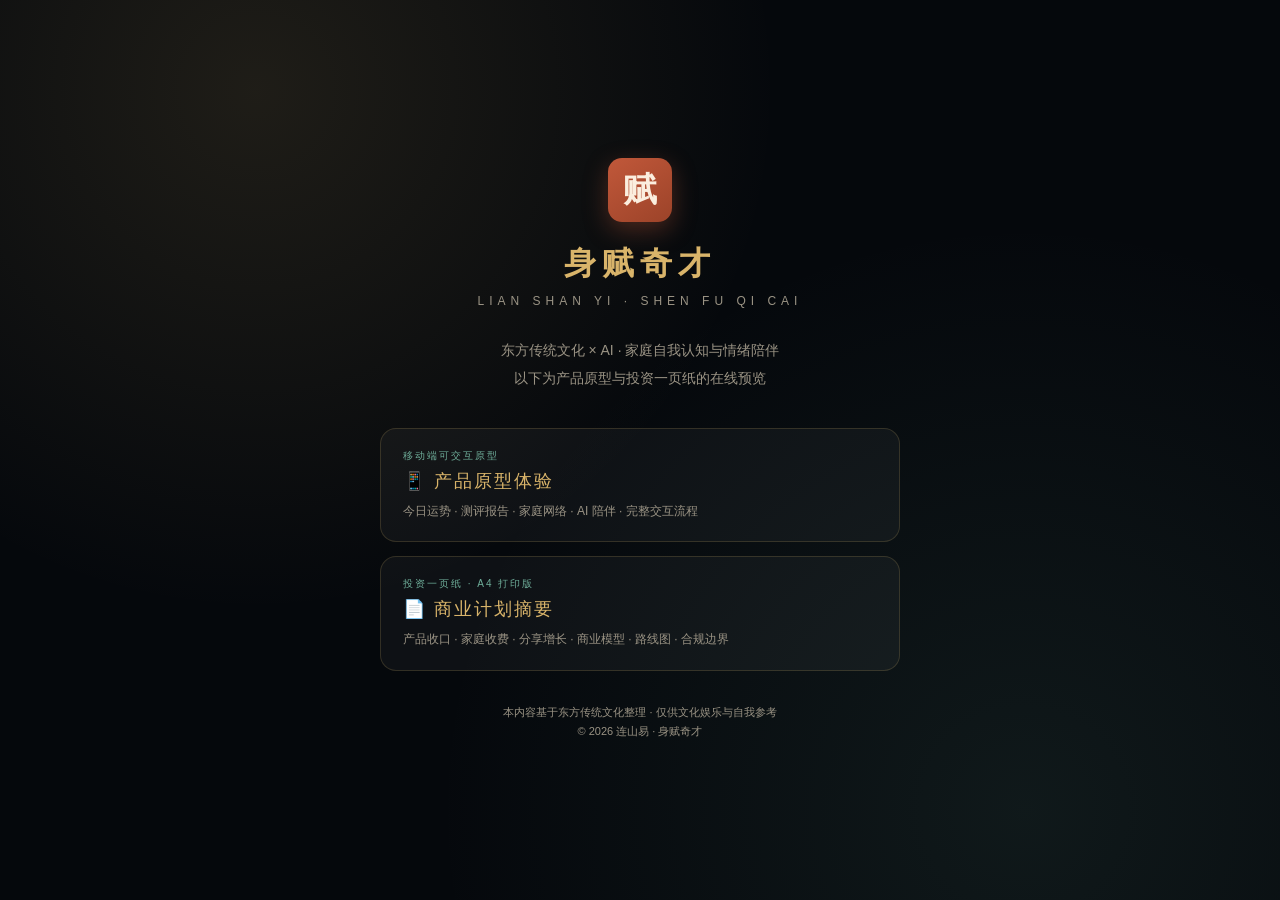
<file: index.html>
<!DOCTYPE html>
<html lang="zh-CN">
<head>
<meta charset="UTF-8">
<meta name="viewport" content="width=device-width, initial-scale=1.0">
<title>连山易 · 身赋奇才 · 在线预览</title>
<style>
:root{
  --ink:#0f1419; --gold:#d9b46a; --gold-dim:#8a7748;
  --jade:#6fae9a; --txt:#ece4d4; --txt-dim:#9a9384;
  --serif:"Songti SC","STSong","SimSun",serif;
  --sans:"PingFang SC","Heiti SC","Microsoft YaHei",sans-serif;
}
*{margin:0;padding:0;box-sizing:border-box}
body{
  min-height:100vh;font-family:var(--sans);color:var(--txt);
  background:radial-gradient(circle at 20% 10%,rgba(217,180,106,.12),transparent 40%),
    radial-gradient(circle at 80% 90%,rgba(111,174,154,.10),transparent 45%),#05080c;
  display:flex;align-items:center;justify-content:center;padding:32px 20px;
}
.wrap{max-width:520px;width:100%;text-align:center}
.seal{
  width:64px;height:64px;border-radius:14px;margin:0 auto 20px;
  display:grid;place-items:center;background:linear-gradient(145deg,#c1583a,#9c4329);
  color:#fbeede;font-family:var(--serif);font-size:34px;font-weight:700;
  box-shadow:0 8px 24px rgba(193,88,58,.35);
}
h1{font-family:var(--serif);font-size:32px;letter-spacing:6px;color:var(--gold);margin-bottom:8px}
.sub{font-size:12px;letter-spacing:5px;color:var(--txt-dim);margin-bottom:28px}
.desc{font-size:14px;line-height:2;color:var(--txt-dim);margin-bottom:36px}
.cards{display:flex;flex-direction:column;gap:14px}
.card{
  display:block;text-decoration:none;color:inherit;
  background:rgba(255,255,255,.04);border:1px solid rgba(217,180,106,.18);
  border-radius:16px;padding:20px 22px;text-align:left;transition:.25s;
}
.card:hover{border-color:var(--gold-dim);background:rgba(217,180,106,.06);transform:translateY(-2px)}
.card .tag{font-size:10px;color:var(--jade);letter-spacing:2px;margin-bottom:6px}
.card .title{font-family:var(--serif);font-size:18px;color:var(--gold);letter-spacing:2px}
.card .hint{font-size:12px;color:var(--txt-dim);margin-top:8px;line-height:1.7}
.foot{margin-top:32px;font-size:11px;color:var(--txt-dim);line-height:1.8}
</style>
</head>
<body>
<div class="wrap">
  <div class="seal">赋</div>
  <h1>身赋奇才</h1>
  <div class="sub">LIAN SHAN YI · SHEN FU QI CAI</div>
  <p class="desc">东方传统文化 × AI · 家庭自我认知与情绪陪伴<br>以下为产品原型与投资一页纸的在线预览</p>
  <div class="cards">
    <a class="card" href="prototype.html">
      <div class="tag">移动端可交互原型</div>
      <div class="title">📱 产品原型体验</div>
      <div class="hint">今日运势 · 测评报告 · 家庭网络 · AI 陪伴 · 完整交互流程</div>
    </a>
    <a class="card" href="bp.html">
      <div class="tag">投资一页纸 · A4 打印版</div>
      <div class="title">📄 商业计划摘要</div>
      <div class="hint">产品收口 · 家庭收费 · 分享增长 · 商业模型 · 路线图 · 合规边界</div>
    </a>
  </div>
  <p class="foot">本内容基于东方传统文化整理 · 仅供文化娱乐与自我参考<br>© 2026 连山易 · 身赋奇才</p>
</div>
</body>
</html>
</file>
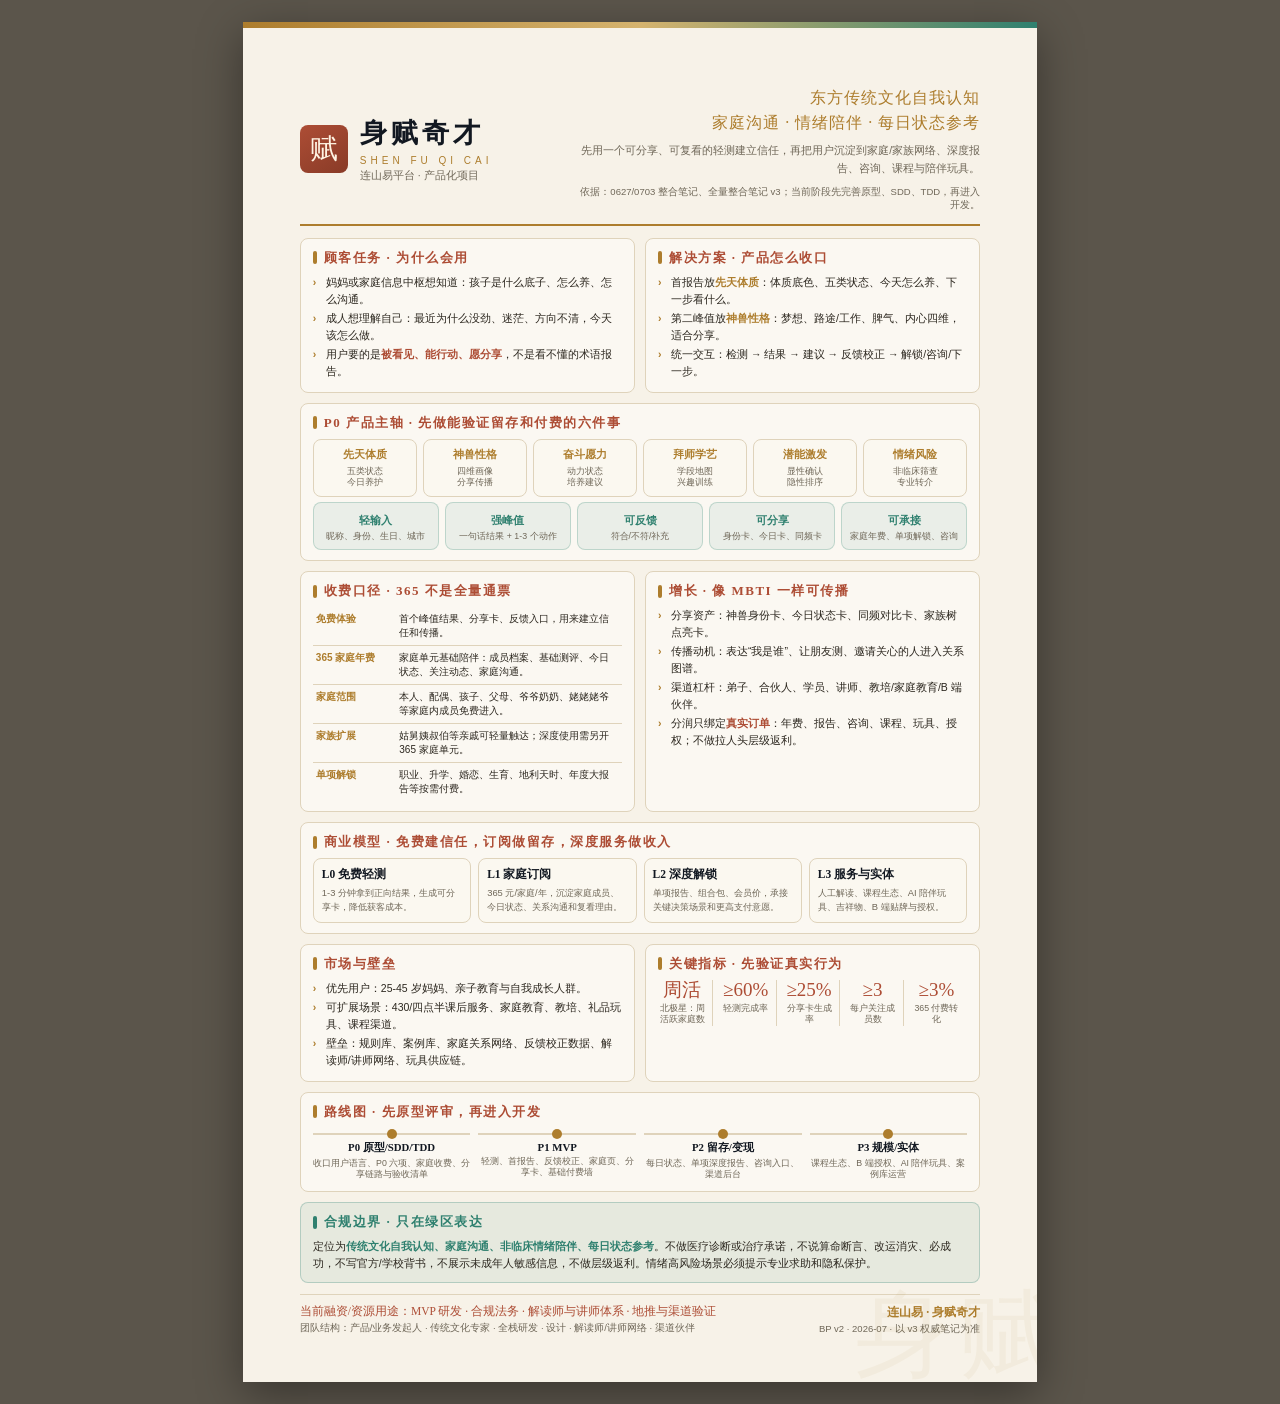
<file: bp.html>
<!DOCTYPE html>
<html lang="zh-CN">
<head>
<meta charset="UTF-8">
<meta name="viewport" content="width=device-width, initial-scale=1.0">
<title>连山易 · 身赋奇才 ｜ 商业计划一页纸</title>
<style>
:root{
  --paper:#f7f2e8; --ink:#121821; --txt:#2c271f; --muted:#6f6758;
  --line:#dfd3bb; --gold:#ad7d2d; --gold2:#d5b36e; --jade:#2f806f;
  --red:#ad4d35; --soft:#fbf8f0;
  --serif:"Songti SC","STSong","SimSun",serif;
  --sans:"PingFang SC","Heiti SC","Microsoft YaHei",sans-serif;
}
*{margin:0;padding:0;box-sizing:border-box}
body{background:#5b554b;font-family:var(--sans);color:var(--txt);padding:22px;display:flex;justify-content:center}
.page{
  width:210mm;min-height:297mm;background:var(--paper);position:relative;overflow:hidden;
  box-shadow:0 12px 42px rgba(0,0,0,.38);
}
.page::before{content:"";position:absolute;left:0;right:0;top:0;height:6px;background:linear-gradient(90deg,var(--gold),var(--gold2),var(--jade))}
.inner{padding:17mm 15mm 12mm}
.head{display:flex;justify-content:space-between;gap:18px;border-bottom:2px solid var(--gold);padding-bottom:12px}
.brand{display:flex;align-items:center;gap:12px;min-width:245px}
.seal{width:48px;height:48px;border-radius:8px;display:grid;place-items:center;background:linear-gradient(145deg,var(--red),#893b27);color:#fff4e3;font-family:var(--serif);font-size:28px}
h1{font-family:var(--serif);font-size:27px;letter-spacing:4px;color:var(--ink)}
.en{font-size:10px;letter-spacing:4px;color:var(--gold);margin-top:4px}
.plat{font-size:10.5px;color:var(--muted);margin-top:3px}
.tagline{text-align:right;max-width:106mm}
.tagline .big{font-family:var(--serif);font-size:16px;line-height:1.55;color:var(--gold);letter-spacing:1px}
.tagline .sm{font-size:10.5px;line-height:1.75;color:var(--muted);margin-top:5px}
.source{margin-top:8px;font-size:9.5px;color:var(--muted)}
.cols{display:grid;grid-template-columns:1fr 1fr;gap:10px;margin-top:12px}
.full{grid-column:span 2}
.box{border:1px solid var(--line);border-radius:8px;padding:10px 12px;background:rgba(255,255,255,.42)}
.box h2{font-family:var(--serif);font-size:13px;color:var(--red);letter-spacing:1.5px;margin-bottom:7px;display:flex;align-items:center;gap:7px}
.box h2::before{content:"";width:4px;height:13px;border-radius:2px;background:var(--gold)}
.box p,.box li{font-size:10.5px;line-height:1.62;color:var(--txt)}
.box ul{list-style:none}
.box li{padding-left:13px;position:relative;margin-bottom:2px}
.box li::before{content:"›";position:absolute;left:0;color:var(--gold);font-weight:700}
.em{color:var(--red);font-weight:700}.gd{color:var(--gold);font-weight:700}.jd{color:var(--jade);font-weight:700}
.pillrow{display:grid;grid-template-columns:repeat(6,1fr);gap:6px}
.pill{border:1px solid var(--line);border-radius:8px;padding:7px 5px;background:var(--soft);text-align:center;min-height:52px}
.pill .n{font-family:var(--serif);font-size:11px;color:var(--gold);font-weight:700}
.pill .d{font-size:8.8px;line-height:1.35;color:var(--muted);margin-top:4px}
.flow{display:grid;grid-template-columns:repeat(5,1fr);gap:6px;margin-top:5px}
.step{background:rgba(47,128,111,.08);border:1px solid rgba(47,128,111,.24);border-radius:8px;padding:7px 5px;text-align:center}
.step b{font-size:10.5px;color:var(--jade)}
.step span{display:block;font-size:8.8px;color:var(--muted);margin-top:3px;line-height:1.25}
table{width:100%;border-collapse:collapse;font-size:10px}
td{padding:4.5px 3px;border-bottom:1px solid var(--line);vertical-align:top;line-height:1.45}
td:first-child{width:27%;white-space:nowrap;color:var(--gold);font-weight:700}
tr:last-child td{border-bottom:none}
.tiers{display:grid;grid-template-columns:repeat(4,1fr);gap:7px}
.tier{border:1px solid var(--line);border-radius:8px;background:var(--soft);padding:8px}
.tier .t{font-family:var(--serif);font-size:11.5px;color:var(--ink);font-weight:700}
.tier .p{font-size:9.4px;color:var(--muted);line-height:1.45;margin-top:4px}
.kpis{display:grid;grid-template-columns:repeat(5,1fr);gap:8px}
.kpi{text-align:center;border-right:1px solid var(--line);padding-right:6px}
.kpi:last-child{border-right:none}
.kpi .v{font-family:var(--serif);font-size:19px;color:var(--red);line-height:1}
.kpi .l{font-size:8.8px;color:var(--muted);line-height:1.35;margin-top:4px}
.road{display:grid;grid-template-columns:repeat(4,1fr);gap:8px}
.ph{position:relative;text-align:center;padding-top:13px}
.ph::before{content:"";position:absolute;top:5px;left:0;right:0;height:2px;background:var(--line)}
.dot{position:absolute;top:1px;left:50%;transform:translateX(-50%);width:10px;height:10px;border-radius:50%;background:var(--gold)}
.ph .t{font-family:var(--serif);font-size:10.8px;color:var(--ink);font-weight:700}
.ph .d{font-size:8.8px;color:var(--muted);line-height:1.35;margin-top:3px}
.comp{background:rgba(47,128,111,.08);border-color:rgba(47,128,111,.28)}
.comp h2{color:var(--jade)}.comp h2::before{background:var(--jade)}
.foot{margin-top:11px;border-top:1px solid var(--line);padding-top:8px;display:flex;justify-content:space-between;gap:12px;font-size:9.5px;color:var(--muted);line-height:1.55}
.ask{font-family:var(--serif);font-size:11.5px;color:var(--red)}
.watermark{position:absolute;right:-7mm;bottom:-5mm;font-family:var(--serif);font-size:96px;color:rgba(173,125,45,.055);letter-spacing:8px;pointer-events:none}
@media print{
  body{background:#fff;padding:0}
  .page{box-shadow:none;width:100%;min-height:auto}
  @page{size:A4;margin:0}
}
</style>
</head>
<body>
<div class="page">
  <div class="watermark">身赋</div>
  <div class="inner">
    <div class="head">
      <div class="brand">
        <div class="seal">赋</div>
        <div>
          <h1>身赋奇才</h1>
          <div class="en">SHEN FU QI CAI</div>
          <div class="plat">连山易平台 · 产品化项目</div>
        </div>
      </div>
      <div class="tagline">
        <div class="big">东方传统文化自我认知<br>家庭沟通 · 情绪陪伴 · 每日状态参考</div>
        <div class="sm">先用一个可分享、可复看的轻测建立信任，再把用户沉淀到家庭/家族网络、深度报告、咨询、课程与陪伴玩具。</div>
        <div class="source">依据：0627/0703 整合笔记、全量整合笔记 v3；当前阶段先完善原型、SDD、TDD，再进入开发。</div>
      </div>
    </div>

    <div class="cols">
      <div class="box">
        <h2>顾客任务 · 为什么会用</h2>
        <ul>
          <li>妈妈或家庭信息中枢想知道：孩子是什么底子、怎么养、怎么沟通。</li>
          <li>成人想理解自己：最近为什么没劲、迷茫、方向不清，今天该怎么做。</li>
          <li>用户要的是<span class="em">被看见、能行动、愿分享</span>，不是看不懂的术语报告。</li>
        </ul>
      </div>

      <div class="box">
        <h2>解决方案 · 产品怎么收口</h2>
        <ul>
          <li>首报告放<span class="gd">先天体质</span>：体质底色、五类状态、今天怎么养、下一步看什么。</li>
          <li>第二峰值放<span class="gd">神兽性格</span>：梦想、路途/工作、脾气、内心四维，适合分享。</li>
          <li>统一交互：检测 → 结果 → 建议 → 反馈校正 → 解锁/咨询/下一步。</li>
        </ul>
      </div>

      <div class="box full">
        <h2>P0 产品主轴 · 先做能验证留存和付费的六件事</h2>
        <div class="pillrow">
          <div class="pill"><div class="n">先天体质</div><div class="d">五类状态<br>今日养护</div></div>
          <div class="pill"><div class="n">神兽性格</div><div class="d">四维画像<br>分享传播</div></div>
          <div class="pill"><div class="n">奋斗愿力</div><div class="d">动力状态<br>培养建议</div></div>
          <div class="pill"><div class="n">拜师学艺</div><div class="d">学段地图<br>兴趣训练</div></div>
          <div class="pill"><div class="n">潜能激发</div><div class="d">显性确认<br>隐性排序</div></div>
          <div class="pill"><div class="n">情绪风险</div><div class="d">非临床筛查<br>专业转介</div></div>
        </div>
        <div class="flow">
          <div class="step"><b>轻输入</b><span>昵称、身份、生日、城市</span></div>
          <div class="step"><b>强峰值</b><span>一句话结果 + 1-3 个动作</span></div>
          <div class="step"><b>可反馈</b><span>符合/不符/补充</span></div>
          <div class="step"><b>可分享</b><span>身份卡、今日卡、同频卡</span></div>
          <div class="step"><b>可承接</b><span>家庭年费、单项解锁、咨询</span></div>
        </div>
      </div>

      <div class="box">
        <h2>收费口径 · 365 不是全量通票</h2>
        <table>
          <tr><td>免费体验</td><td>首个峰值结果、分享卡、反馈入口，用来建立信任和传播。</td></tr>
          <tr><td>365 家庭年费</td><td>家庭单元基础陪伴：成员档案、基础测评、今日状态、关注动态、家庭沟通。</td></tr>
          <tr><td>家庭范围</td><td>本人、配偶、孩子、父母、爷爷奶奶、姥姥姥爷等家庭内成员免费进入。</td></tr>
          <tr><td>家族扩展</td><td>姑舅姨叔伯等亲戚可轻量触达；深度使用需另开 365 家庭单元。</td></tr>
          <tr><td>单项解锁</td><td>职业、升学、婚恋、生育、地利天时、年度大报告等按需付费。</td></tr>
        </table>
      </div>

      <div class="box">
        <h2>增长 · 像 MBTI 一样可传播</h2>
        <ul>
          <li>分享资产：神兽身份卡、今日状态卡、同频对比卡、家族树点亮卡。</li>
          <li>传播动机：表达“我是谁”、让朋友测、邀请关心的人进入关系图谱。</li>
          <li>渠道杠杆：弟子、合伙人、学员、讲师、教培/家庭教育/B 端伙伴。</li>
          <li>分润只绑定<span class="em">真实订单</span>：年费、报告、咨询、课程、玩具、授权；不做拉人头层级返利。</li>
        </ul>
      </div>

      <div class="box full">
        <h2>商业模型 · 免费建信任，订阅做留存，深度服务做收入</h2>
        <div class="tiers">
          <div class="tier"><div class="t">L0 免费轻测</div><div class="p">1-3 分钟拿到正向结果，生成可分享卡，降低获客成本。</div></div>
          <div class="tier"><div class="t">L1 家庭订阅</div><div class="p">365 元/家庭/年，沉淀家庭成员、今日状态、关系沟通和复看理由。</div></div>
          <div class="tier"><div class="t">L2 深度解锁</div><div class="p">单项报告、组合包、会员价，承接关键决策场景和更高支付意愿。</div></div>
          <div class="tier"><div class="t">L3 服务与实体</div><div class="p">人工解读、课程生态、AI 陪伴玩具、吉祥物、B 端贴牌与授权。</div></div>
        </div>
      </div>

      <div class="box">
        <h2>市场与壁垒</h2>
        <ul>
          <li>优先用户：25-45 岁妈妈、亲子教育与自我成长人群。</li>
          <li>可扩展场景：430/四点半课后服务、家庭教育、教培、礼品玩具、课程渠道。</li>
          <li>壁垒：规则库、案例库、家庭关系网络、反馈校正数据、解读师/讲师网络、玩具供应链。</li>
        </ul>
      </div>

      <div class="box">
        <h2>关键指标 · 先验证真实行为</h2>
        <div class="kpis">
          <div class="kpi"><div class="v">周活</div><div class="l">北极星：周活跃家庭数</div></div>
          <div class="kpi"><div class="v">≥60%</div><div class="l">轻测完成率</div></div>
          <div class="kpi"><div class="v">≥25%</div><div class="l">分享卡生成率</div></div>
          <div class="kpi"><div class="v">≥3</div><div class="l">每户关注成员数</div></div>
          <div class="kpi"><div class="v">≥3%</div><div class="l">365 付费转化</div></div>
        </div>
      </div>

      <div class="box full">
        <h2>路线图 · 先原型评审，再进入开发</h2>
        <div class="road">
          <div class="ph"><div class="dot"></div><div class="t">P0 原型/SDD/TDD</div><div class="d">收口用户语言、P0 六项、家庭收费、分享链路与验收清单</div></div>
          <div class="ph"><div class="dot"></div><div class="t">P1 MVP</div><div class="d">轻测、首报告、反馈校正、家庭页、分享卡、基础付费墙</div></div>
          <div class="ph"><div class="dot"></div><div class="t">P2 留存/变现</div><div class="d">每日状态、单项深度报告、咨询入口、渠道后台</div></div>
          <div class="ph"><div class="dot"></div><div class="t">P3 规模/实体</div><div class="d">课程生态、B 端授权、AI 陪伴玩具、案例库运营</div></div>
        </div>
      </div>

      <div class="box full comp">
        <h2>合规边界 · 只在绿区表达</h2>
        <p>定位为<span class="jd">传统文化自我认知、家庭沟通、非临床情绪陪伴、每日状态参考</span>。不做医疗诊断或治疗承诺，不说算命断言、改运消灾、必成功，不写官方/学校背书，不展示未成年人敏感信息，不做层级返利。情绪高风险场景必须提示专业求助和隐私保护。</p>
      </div>
    </div>

    <div class="foot">
      <div>
        <div class="ask">当前融资/资源用途：MVP 研发 · 合规法务 · 解读师与讲师体系 · 地推与渠道验证</div>
        <div>团队结构：产品/业务发起人 · 传统文化专家 · 全栈研发 · 设计 · 解读师/讲师网络 · 渠道伙伴</div>
      </div>
      <div style="text-align:right">
        <div class="gd" style="font-family:var(--serif);font-size:12px">连山易 · 身赋奇才</div>
        <div>BP v2 · 2026-07 · 以 v3 权威笔记为准</div>
      </div>
    </div>
  </div>
</div>
</body>
</html>
</file>
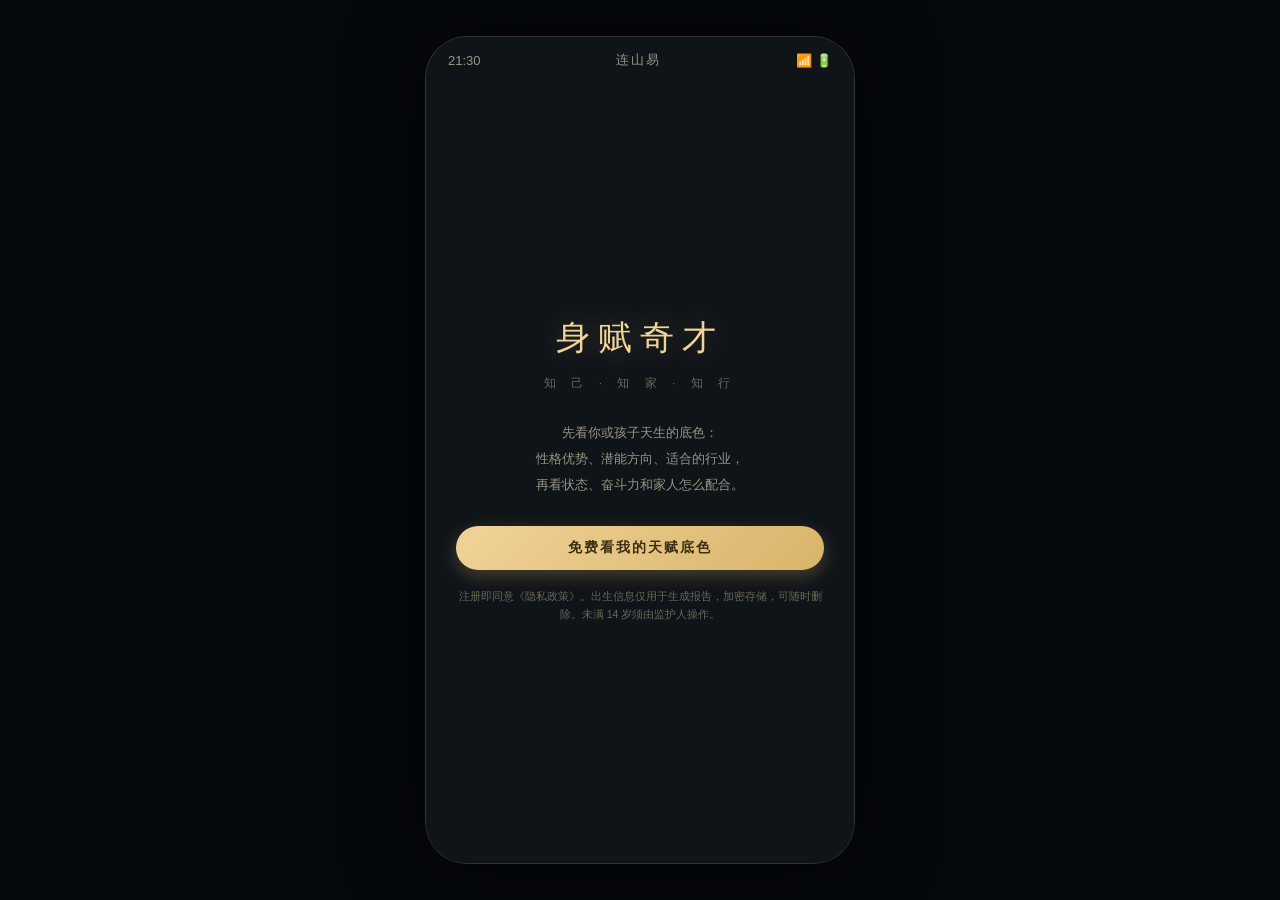
<file: prototype.html>
<!DOCTYPE html>
<html lang="zh-CN">
<head>
<meta charset="UTF-8">
<meta name="viewport" content="width=device-width, initial-scale=1.0, viewport-fit=cover">
<meta name="theme-color" content="#0f1419">
<title>连山易 · 身赋奇才</title>
<link rel="preload" href="prototype.css" as="style">
<link rel="preload" href="prototype.js" as="script">
<link rel="stylesheet" href="prototype.css">
<style>
#page-loader{
  position:fixed;inset:0;z-index:9999;display:flex;flex-direction:column;
  align-items:center;justify-content:center;gap:14px;
  background:#05080c;color:#d9b46a;font-family:"PingFang SC","Microsoft YaHei",sans-serif;
  transition:opacity .35s ease;
}
#page-loader.hide{opacity:0;pointer-events:none}
#page-loader .seal{
  width:56px;height:56px;border-radius:14px;display:grid;place-items:center;
  background:linear-gradient(145deg,#c1583a,#9c4329);color:#fbeede;
  font-family:"Songti SC",serif;font-size:30px;font-weight:700;
}
#page-loader .txt{font-size:14px;letter-spacing:3px;color:#9a9384}
#page-loader .bar{
  width:160px;height:3px;border-radius:2px;background:rgba(217,180,106,.15);overflow:hidden;
}
#page-loader .bar i{
  display:block;height:100%;width:35%;background:#d9b46a;border-radius:2px;
  animation:loadbar 1.2s ease-in-out infinite;
}
#page-loader .err{display:none;font-size:12px;color:#e0795c;text-align:center;line-height:1.8;max-width:280px;padding:0 20px}
#page-loader.fail .err{display:block}
#page-loader.fail .bar{display:none}
@keyframes loadbar{0%{transform:translateX(-100%)}100%{transform:translateX(320%)}}
</style>
</head>
<body>
<div class="phone">

  <!-- 状态栏 -->
  <div class="statusbar">
    <span id="clock">21:30</span>
    <span class="dots">连山易 · 身赋奇才</span>
    <span>📶 🔋</span>
  </div>

  <!-- 顶栏 -->
  <div class="topbar">
    <div class="brand">
      <div class="seal">赋</div>
      <div>
        <div class="t1">身赋奇才</div>
        <div class="t2">LIAN SHAN YI</div>
      </div>
    </div>
    <div class="topacts">
      <button class="iconbtn theme-toggle" id="themeToggle" aria-label="切换日夜模式"><span class="ti">🌙</span></button>
      <button class="iconbtn bell" id="bellBtn" aria-label="提醒">🔔<span class="badge" id="bellBadge">3</span></button>
    </div>
  </div>
  <div class="compliance">东方传统文化自我认知参考 · 不替代医疗、心理或其他专业建议</div>

  <!-- 通知面板 -->
  <div class="notif-mask" id="notifMask"></div>
  <div class="notif-panel" id="notifPanel" role="dialog" aria-label="消息提醒">
    <div class="np-head">
      <span>消息提醒</span>
      <button class="np-clear" id="notifClear">全部已读</button>
    </div>
    <div class="np-list" id="notifList"></div>
  </div>

  <!-- 内容区 -->
  <div class="viewport" id="viewport">

    <!-- ===== 今日 ===== -->
    <section class="screen active" id="s-today">
      <div class="today-hero">
        <div class="today-date" id="todayDate">农历五月初五 · 周二</div>
        <div class="today-gan" id="todayGan">今日能量 · 高</div>
        <div class="ring-wrap">
          <div class="ring"></div>
          <div class="ring-core">
            <div class="ring-score" id="dayScore">88</div>
            <div class="ring-label">今日综合状态</div>
          </div>
        </div>
        <div class="ring-color"><b></b>今日幸运色 · 青</div>
      </div>

      <div class="card">
        <div class="oneword">今日心宽气顺，<span class="em">宜主动</span>。<br>想做的那件事，<span class="em">上午开口</span>最好。</div>
      </div>

      <div class="card">
        <div class="streak-top">
          <div>
            <div class="streak-n">🔥 连续 <b id="streakDays">6</b> 天</div>
            <div class="streak-sub">每天看一眼，把今天的状态用起来</div>
          </div>
          <button class="btn btn-gold" id="checkinBtn" style="padding:9px 16px;font-size:12px" onclick="doCheckin()">今日签到</button>
        </div>
        <div class="streak-week" id="streakWeek"></div>
      </div>

      <div class="section-h">今日动态指数</div>
      <div class="card">
        <div class="idx-grid" id="idxGrid"></div>
        <div class="hint">指数每日变化，是你与外界关系的"状态参考"，并非吉凶预言。</div>
      </div>

      <div class="section-h">八色状态 · 今日参考</div>
      <div class="card">
        <div class="luck-list" id="luckList"></div>
        <div class="hint">八色由高到低代表今日不同领域的顺畅度，今天主色为「青」。</div>
      </div>

      <div class="section-h">今日提醒 · 错峰建议</div>
      <div class="alert good">
        <div class="ic">🍃</div>
        <div class="bd"><div class="h">交友 · 亲情指数偏高</div><div class="p">适合陪家人、约老友；想谈的心里话，今天容易说得出口。</div></div>
      </div>
      <div class="alert warn">
        <div class="ic">⚠️</div>
        <div class="bd"><div class="h">节奏提醒 · 本月商务宜缓</div><div class="p">本月部分合作节奏建议放慢，重要签约可以错峰安排；非禁止，仅供参考。</div></div>
      </div>

      <div class="section-h">出行指南</div>
      <div class="card">
        <div class="travel">
          <div class="t"><div class="ic">🧭</div><div class="v">东南</div><div class="l">宜行方向</div></div>
          <div class="t"><div class="ic">🌤️</div><div class="v">26°</div><div class="l">多云</div></div>
          <div class="t"><div class="ic">👕</div><div class="v">薄外套</div><div class="l">穿衣</div></div>
          <div class="t"><div class="ic">☂️</div><div class="v">无需</div><div class="l">带伞</div></div>
        </div>
      </div>

      <div class="section-h">看顺了，也分享给朋友</div>
      <div class="card">
        <div class="card-title">今日状态卡<span class="ln"></span><span class="sub">发给朋友</span></div>
        <div class="sharekit">
          <div class="share-preview" id="todaySharePreview"></div>
          <div class="share-actions">
            <button class="fbbtn sel" onclick="pickShareStyle('today','low',this)">低调版</button>
            <button class="fbbtn" onclick="pickShareStyle('today','fun',this)">好玩版</button>
            <button class="fbbtn" onclick="pickShareStyle('today','deep',this)">深度版</button>
          </div>
          <div class="hint">只分享正向身份、今日状态和轻行动建议；不分享体质细节、情绪风险、家庭矛盾或未成年人敏感信息。</div>
        </div>
        <button class="btn btn-ghost btn-block" onclick="openShareLab('today')">生成分享卡</button>
      </div>

      <div class="section-h">明日预告</div>
      <div class="card">
        <div class="oneword" style="font-size:14px">明天预计 <span class="em">金色高能</span>，<br>适合<span class="em">谈钱、谈合作</span>；今晚早点休息，把状态留给明天。</div>
        <div class="hint">这是明日状态的提前参考，明早会根据当天更新，非吉凶预言。</div>
      </div>

      <div class="warm-end">今天也辛苦了。<br>愿你和家人，今晚都被好好对待。🌙</div>
    </section>

    <!-- ===== 测评 ===== -->
    <section class="screen" id="s-test">
      <div class="section-h">先看天生底色</div>
      <div class="mod-grid">
        <div class="mod wide" onclick="openReport('body')">
          <div class="ic">🔥</div>
          <div><div class="nm">先天体质首报告</div><div class="ds">天赋底色 · 性格优势 · 行业方向</div></div>
          <span class="core">推荐</span>
        </div>
        <div class="mod wide" onclick="openReport('beast')">
          <div class="ic">🦌</div>
          <div><div class="nm">神兽性格</div><div class="ds">梦想/路途/脾气/内心 · 怎么沟通</div></div>
          <span class="core">推荐</span>
        </div>
      </div>

      <div class="section-h">把优势变成方向</div>
      <div class="mod-grid">
        <div class="mod" onclick="openReport('potential')"><div class="ic">✨</div><div class="nm">潜能激发</div><div class="ds">显性/隐性天赋</div></div>
        <div class="mod" onclick="openReport('career')"><div class="ic">🧭</div><div class="nm">职业规划</div><div class="ds">行业·技能·岗位</div></div>
        <div class="mod" onclick="openReport('drive')"><div class="ic">🔥</div><div class="nm">奋斗愿力</div><div class="ds">内驱/外驱·每年更新</div></div>
        <div class="mod" onclick="openReport('study')"><div class="ic">🎓</div><div class="nm">拜师学艺</div><div class="ds">学段 · 兴趣 · 技能</div></div>
      </div>

      <div class="section-h">和 TA 一起测 · 看你们有多同频</div>
      <div class="card">
        <div class="duo">
          <div class="duo-p lit"><div class="c">🦌</div><div class="nm">我 · 灵鹿</div></div>
          <div class="duo-x" id="duoX">×</div>
          <div class="duo-p" id="duoOther"><div class="c">？</div><div class="nm">添加 TA</div></div>
        </div>
        <div class="feedback" style="grid-template-columns:1fr 1fr 1fr;margin-top:12px">
          <button class="fbbtn sel" onclick="pickDuoRel(this,'朋友')">朋友</button>
          <button class="fbbtn" onclick="pickDuoRel(this,'恋人')">恋人</button>
          <button class="fbbtn" onclick="pickDuoRel(this,'家人')">家人</button>
        </div>
        <button class="btn btn-gold btn-block" id="duoBtn" style="margin-top:10px" onclick="inviteDuo()">邀请 TA 测一测</button>
        <div id="duoResult"></div>
        <div class="hint">TA 从你的分享进来，30 秒轻测，不用注册付费；测完你们都能看到同频结果。</div>
      </div>

      <div class="section-h">看当下状态</div>
      <div class="mod-grid">
        <div class="mod" onclick="openReport('emotion')"><div class="ic">🫧</div><div class="nm">情绪状态关怀</div><div class="ds">运动/手机/动力/方向</div></div>
        <div class="mod" onclick="openReport('confuse')"><div class="ic">🌫️</div><div class="nm">迷茫期检测</div><div class="ds">现在处于什么阶段</div></div>
      </div>

      <div class="section-h">关系与规划</div>
      <div class="mod-grid">
        <div class="mod" onclick="openReport('marriage')"><div class="ic">💞</div><div class="nm">婚姻测评</div><div class="ds">关系契合度</div></div>
        <div class="mod" onclick="openReport('birth')"><div class="ic">🌱</div><div class="nm">生育规划</div><div class="ds">文化参考</div></div>
        <div class="mod" onclick="openReport('geo')"><div class="ic">🗺️</div><div class="nm">地利方向</div><div class="ds">适合发展地</div></div>
        <div class="mod" onclick="openReport('timing')"><div class="ic">⏳</div><div class="nm">天时时机</div><div class="ds">创业/决策时机</div></div>
      </div>
    </section>

    <!-- ===== 家庭 ===== -->
    <section class="screen" id="s-family">
      <div class="card">
        <div class="card-title">一家人一起用<span class="ln"></span></div>
        <div class="scope-grid">
          <div class="scope-card">
            <div class="k">365/年 · 全家免费进</div>
            <div class="p">你开一份，全家都能用：伴侣、孩子、爸妈、爷爷奶奶、姥姥姥爷都免费进来，各看各的报告，互相看得到状态。</div>
            <span class="tag">一家人共用</span>
          </div>
          <div class="scope-card">
            <div class="k">亲戚也能来看看</div>
            <div class="p">姑姑、舅舅、姨这些亲戚可以先免费进家族图谱看看热闹；哪天想深度用了，再开自己家的家庭单元。</div>
            <span class="tag">亲戚轻量加入</span>
          </div>
        </div>
        <div class="hint">365 管的是全家人的日常陪伴；想看更深的报告、约人工咨询，再按需解锁就行。</div>
      </div>

      <div class="card">
        <div class="card-title">家族之树<span class="ln"></span><span class="sub" id="treeProgress">已点亮 4 / 12 人</span></div>
        <div class="tree" id="tree">
          <div class="row">
            <div class="node lit"><div class="c">👵</div><div class="nm">奶奶</div></div>
            <div class="node lit"><div class="c">👴</div><div class="nm">爷爷</div></div>
            <div class="node lit"><div class="c">👵</div><div class="nm">姥姥</div></div>
            <div class="node lit"><div class="c">👴</div><div class="nm">姥爷</div></div>
          </div>
          <div class="row">
            <div class="node empty" onclick="invite(this,'爸爸')"><div class="c">＋</div><div class="nm">邀请爸爸</div></div>
            <div class="node me"><div class="c">🙂</div><div class="nm">我</div></div>
            <div class="node empty" onclick="invite(this,'妈妈')"><div class="c">＋</div><div class="nm">邀请妈妈</div></div>
          </div>
          <div class="row">
            <div class="node empty" onclick="invite(this,'伴侣')"><div class="c">＋</div><div class="nm">邀请伴侣</div></div>
            <div class="node empty" onclick="invite(this,'孩子')"><div class="c">＋</div><div class="nm">添加孩子</div></div>
          </div>
          <div class="row">
            <div class="node empty" onclick="inviteClan(this,'姑姑')"><div class="c">＋</div><div class="nm">邀请姑姑</div></div>
            <div class="node empty" onclick="inviteClan(this,'舅舅')"><div class="c">＋</div><div class="nm">邀请舅舅</div></div>
            <div class="node empty" onclick="inviteClan(this,'姨')"><div class="c">＋</div><div class="nm">邀请姨</div></div>
          </div>
        </div>
        <div class="relative-palette">
          <button class="rel-chip" onclick="touchClanRole(this,'姑姑')">姑姑</button>
          <button class="rel-chip" onclick="touchClanRole(this,'姑父')">姑父</button>
          <button class="rel-chip" onclick="touchClanRole(this,'伯伯')">伯伯</button>
          <button class="rel-chip" onclick="touchClanRole(this,'伯母')">伯母</button>
          <button class="rel-chip" onclick="touchClanRole(this,'叔叔')">叔叔</button>
          <button class="rel-chip" onclick="touchClanRole(this,'婶婶')">婶婶</button>
          <button class="rel-chip" onclick="touchClanRole(this,'舅舅')">舅舅</button>
          <button class="rel-chip" onclick="touchClanRole(this,'舅妈')">舅妈</button>
          <button class="rel-chip" onclick="touchClanRole(this,'姨')">姨</button>
          <button class="rel-chip" onclick="touchClanRole(this,'姨夫')">姨夫</button>
        </div>
        <div class="hint">每邀请一位家人，树上就亮一盏灯。家人进来是免费的；给孩子建的页面，等孩子长大可以自己认领。</div>
      </div>

      <div class="card">
        <div class="card-title">视角切换 · 关注动态<span class="ln"></span><span class="sub" id="familyViewCaption">我的页面</span></div>
        <div class="family-switch">
          <button class="switch-chip sel" onclick="switchFamilyView(this,'我的页面')">我的页面</button>
          <button class="switch-chip" onclick="switchFamilyView(this,'孩子页面')">孩子页面</button>
          <button class="switch-chip" onclick="switchFamilyView(this,'亲属页面')">亲属页面</button>
          <button class="switch-chip" onclick="switchFamilyView(this,'家族总览')">家族总览</button>
        </div>
        <div class="watch-list" id="familyWatchList">
          <div class="watch"><div class="av">🌿</div><div><div class="h">今天适合联系：孩子</div><div class="p">今日专注力偏高，适合安排安静练习。开场白："今天想先做哪一样？你挑。"</div></div></div>
          <div class="watch"><div class="av">🫂</div><div><div class="h">今天适合联系：妈妈</div><div class="p">适合谈学习节奏。开场白："妈，我最近有个安排想听听你的想法。"</div></div></div>
          <div class="watch"><div class="av">🏡</div><div><div class="h">今天适合联系：姥姥</div><div class="p">适合关心身体节律。开场白："姥姥，这两天睡得好不好？我周末去看你。"</div></div></div>
          <div class="watch"><div class="av">🌳</div><div><div class="h">姑姑来看过家族树</div><div class="p">她昨天看了家族文化页。开场白："姑姑，你也测一个呗，看看咱俩像不像。"</div></div></div>
        </div>
        <div class="feedback" style="grid-template-columns:1fr 1fr">
          <button class="fbbtn" onclick="openShareLab('family')">生成家庭沟通卡</button>
          <button class="fbbtn" onclick="paywall()">查看家庭深度关系</button>
        </div>
        <div class="hint">关注动态只展示已授权、低敏的状态与沟通建议，不展示情绪风险细节、健康风险或家庭冲突。</div>
      </div>

      <div class="card">
        <div class="card-title">家庭沟通 · 找谁说<span class="ln"></span></div>
        <div class="match-row"><div class="who">谈梦想</div><div class="ds">妈妈最懂你的方向，鼓励多于否定</div><div class="sc">90</div></div>
        <div class="match-row"><div class="who">谈学习</div><div class="ds">妈妈适合定节奏，爸爸适合做资源支持</div><div class="sc">84</div></div>
        <div class="match-row"><div class="who">谈工作</div><div class="ds">爷爷的人生经验与你互补</div><div class="sc">82</div></div>
        <div class="match-row"><div class="who">谈内心</div><div class="ds">奶奶情绪最稳，适合倾诉</div><div class="sc">86</div></div>
        <div class="match-row"><div class="who">需留意</div><div class="ds">与爸爸工作话题易起争执，宜聊家事</div><div class="sc">48</div></div>
      </div>

      <div class="card">
        <div class="card-title">成长案例库<span class="ln"></span><span class="sub">沟通参考</span></div>
        <div class="match-row"><div class="who">教育</div><div class="ds">兴趣班不是越多越好，先看体质节奏和显性潜能</div><div class="sc">01</div></div>
        <div class="match-row"><div class="who">语言</div><div class="ds">对支持型孩子，多用选择题，少用命令句</div><div class="sc">02</div></div>
        <div class="match-row"><div class="who">事件</div><div class="ds">考试失利后先稳情绪，再复盘方法</div><div class="sc">03</div></div>
        <div class="hint">这里沉淀可复用的沟通方法和成长经验；真实个案必须脱敏、授权后才能使用。</div>
      </div>

      <div class="card">
        <div class="card-title">家族文化<span class="ln"></span></div>
        <div class="oneword" style="font-size:14px">家训：<span class="em">「勤而有度，和而不同」</span></div>
        <div class="hint">建立你们家的文化与家风，沉淀成家族主页，让家人愿意每天来看一眼。</div>
      </div>
    </section>

    <!-- ===== 陪伴 ===== -->
    <section class="screen" id="s-care">
      <div class="card">
        <div class="card-title">今日心情打卡<span class="ln"></span></div>
        <div class="mood-faces" id="moods">
          <div class="mood" onclick="pickMood(this,'good')"><div class="e">😄</div><div class="l">很好</div></div>
          <div class="mood" onclick="pickMood(this,'ok')"><div class="e">🙂</div><div class="l">还行</div></div>
          <div class="mood" onclick="pickMood(this,'flat')"><div class="e">😐</div><div class="l">平淡</div></div>
          <div class="mood" onclick="pickMood(this,'low')"><div class="e">😔</div><div class="l">低落</div></div>
          <div class="mood" onclick="pickMood(this,'bad')"><div class="e">😢</div><div class="l">很糟</div></div>
        </div>
        <div class="hint">情绪状态关怀为非临床的情绪陪伴，不能替代专业心理诊断与治疗。</div>
      </div>

      <div class="card">
        <div class="card-title">状态小检测<span class="ln"></span><span class="sub">不贴标签</span></div>
        <div class="flow">
          <div class="flow-step">
            <div class="ft">检测</div>
            <div class="qchips">
              <span class="qchip" onclick="toggleChip(this)">最近运动少</span>
              <span class="qchip" onclick="toggleChip(this)">手机停不下来</span>
              <span class="qchip" onclick="toggleChip(this)">方向感弱</span>
              <span class="qchip" onclick="toggleChip(this)">动力不足</span>
              <span class="qchip" onclick="toggleChip(this)">最近没什么安排</span>
            </div>
          </div>
          <div class="flow-step">
            <div class="ft">建议</div>
            <div class="fp">先做一个 10 分钟可完成的小动作：出门走一圈、整理桌面、给可信任的人发一句话。若持续低落或出现伤害自己的念头，请立刻寻求专业帮助。</div>
          </div>
        </div>
        <button class="btn btn-ghost btn-block" onclick="openModal('care')">查看专业求助与免责声明</button>
      </div>

      <div class="card">
        <div class="card-title">陪伴小助手 · 听你说<span class="ln"></span></div>
        <div class="chat" id="chat">
          <div class="bubble ai">我在的。今天过得怎么样？想聊聊就和我说说，不想说也没关系。🍵</div>
        </div>
        <div class="hint">这里提供非临床的陪伴话术，不能替代专业咨询；出现强烈困扰时会引导专业求助。</div>
        <div style="display:flex;gap:8px;margin-top:12px">
          <input id="chatIn" placeholder="说点什么…" style="flex:1;background:var(--ink3);border:1px solid var(--line);border-radius:20px;padding:11px 15px;color:var(--txt);font-size:13px">
          <button class="btn btn-jade" style="padding:11px 18px" onclick="sendChat()">发送</button>
        </div>
      </div>

      <div class="card">
        <div class="card-title">陪伴玩具 · 豆豆<span class="ln"></span></div>
        <div class="toy">
          <div class="av">🐲</div>
          <div style="flex:1">
            <div style="font-family:var(--serif);font-size:15px;color:var(--gold-bright);letter-spacing:1px">豆豆（属龙）</div>
            <div class="hint" style="margin-top:4px">「我可以讲你的先天体质、神兽性格、奋斗值，也能播报今日方向和今日时辰。」</div>
          </div>
        </div>
        <div class="feedback" style="grid-template-columns:1fr 1fr">
          <button class="fbbtn" onclick="openReport('body')">听体质</button>
          <button class="fbbtn" onclick="openReport('beast')">听神兽</button>
          <button class="fbbtn" onclick="openReport('drive')">听奋斗值</button>
          <button class="fbbtn" onclick="toast('正在播报今日方向与时辰')">听今日</button>
          <button class="fbbtn" onclick="toast('正在播报家庭沟通建议')">听家庭建议</button>
        </div>
      </div>
    </section>

    <!-- ===== 我的 ===== -->
    <section class="screen" id="s-me">
      <div class="vipcard">
        <div class="lbl">连山易 · 家庭单元基础陪伴</div>
        <div class="price">¥365<small> /年 · 家庭单元</small></div>
        <div class="desc">一份钱全家用：家人免费进 · 所有测评基础版 · 每天的状态和提醒 · 家庭沟通建议<br>想看更深的报告、约真人解读，再按需解锁。</div>
        <button class="btn btn-gold" onclick="toast('当前仅展示开通流程，暂未接入支付')">立即开通</button>
      </div>

      <div class="section-h">开通后能得到什么</div>
      <div class="card">
        <div class="value-ladder">
          <div class="tier"><div class="k">先免费看</div><div class="p">不花钱就能看：天赋底色、神兽身份、每份报告的核心结论和分享卡。</div><div class="price2">0 元</div></div>
          <div class="tier"><div class="k">全家一起用</div><div class="p">一份钱全家进：每天的状态提醒、家庭沟通建议、所有测评基础版。</div><div class="price2">365/年</div></div>
          <div class="tier"><div class="k">想看更深的</div><div class="p">哪份报告戳中你了，就单独解锁它的完整版：职业、婚恋、潜能都行。</div><div class="price2">按需解锁</div></div>
          <div class="tier"><div class="k">想找人聊聊</div><div class="p">报告看不明白、事情比较复杂？约真人解读师一对一聊。</div><div class="price2">按次预约</div></div>
        </div>
        <div class="hint">免费先看准不准；365 负责一家人的长期陪伴；关键问题再按需看深度报告或预约真人服务。</div>
      </div>

      <div class="section-h">吉祥物 · 文化好物</div>
      <div class="shop-grid">
        <div class="shop"><div class="ic">🐉</div><div class="nm">生肖陪伴玩具</div><div class="pr">¥299</div></div>
        <div class="shop"><div class="ic">📿</div><div class="nm">健康吉祥物</div><div class="pr">¥168</div></div>
        <div class="shop"><div class="ic">🏯</div><div class="nm">文昌卡(学业)</div><div class="pr">¥88</div></div>
        <div class="shop"><div class="ic">🧧</div><div class="nm">流年吉祥物</div><div class="pr">¥128</div></div>
      </div>

      <div class="section-h" style="margin-top:20px">我的</div>
      <div class="card" style="padding:4px 14px">
        <div class="row-item"><span class="ic">📜</span>我的报告<span class="ar">›</span></div>
        <div class="row-item"><span class="ic">⭐</span>积分 · 1280<span class="ar">›</span></div>
        <div class="row-item" onclick="openModal('consult')"><span class="ic">💬</span>预约解读师咨询<span class="ar">›</span></div>
        <div class="row-item" onclick="openModal('privacy')"><span class="ic">🔒</span>隐私与数据 · 一键删除<span class="ar">›</span></div>
        <div class="row-item" onclick="openModal('disclaimer')"><span class="ic">📖</span>文化娱乐声明<span class="ar">›</span></div>
      </div>
    </section>

  </div>

  <!-- 报告弹层 -->
  <div class="sheet" id="sheet" role="dialog" aria-label="报告详情">
    <div class="sheet-bar">
      <button class="sheet-navbtn" id="sheetBack" onclick="reportBack()">‹ 首页</button>
      <span class="ti" id="sheetTitle">报告</span>
      <button class="sheet-navbtn" onclick="goReportList()">测评</button>
    </div>
    <div class="sheet-body" id="sheetBody"></div>
  </div>

  <!-- 底部导航 -->
  <nav class="tabbar" role="tablist" aria-label="主导航">
    <div class="tab active" data-s="today" onclick="go('today',this)"><span class="ic">☀️</span><span class="l">今日</span></div>
    <div class="tab" data-s="test" onclick="go('test',this)"><span class="ic">🔮</span><span class="l">测评</span></div>
    <div class="tab" data-s="family" onclick="go('family',this)"><span class="ic">🌳</span><span class="l">家庭</span></div>
    <div class="tab" data-s="care" onclick="go('care',this)"><span class="ic">🫧</span><span class="l">陪伴</span></div>
    <div class="tab" data-s="me" onclick="go('me',this)"><span class="ic">🪷</span><span class="l">我的</span></div>
  </nav>

  <!-- 启动 / 录入 / 揭晓 -->
  <div class="overlay" id="overlay">
    <div class="statusbar"><span>21:30</span><span class="dots">连山易</span><span>📶 🔋</span></div>
    <!-- 步骤1 欢迎 -->
    <div class="onb" id="step1">
      <div class="big">身赋奇才</div>
      <div class="sm">知 己 · 知 家 · 知 行</div>
      <div class="desc">先看你或孩子天生的底色：<br>性格优势、潜能方向、适合的行业，<br>再看状态、奋斗力和家人怎么配合。</div>
      <button class="btn btn-gold btn-block" onclick="goStep(2)">免费看我的天赋底色</button>
      <div class="hint" style="margin-top:18px">注册即同意《隐私政策》。出生信息仅用于生成报告，加密存储，可随时删除。未满 14 岁须由监护人操作。</div>
    </div>
    <!-- 步骤2 录入 -->
    <div class="onb hidden" id="step2" style="justify-content:flex-start;padding-top:26px">
      <div class="stepper">
        <div class="st"><span class="no">1</span>选对象</div>
        <div class="line"></div>
        <div class="st on"><span class="no">2</span>填生辰</div>
        <div class="line"></div>
        <div class="st"><span class="no">3</span>看报告</div>
      </div>
      <div class="big" style="font-size:22px;letter-spacing:3px">先看谁的？</div>
      <div class="sm" style="margin-bottom:16px">选对象，我们给对应的解读语气</div>
      <div class="who-grid">
        <div class="who sel" id="who-self" onclick="pickWho('self')"><div class="wi">🙋‍♀️</div><div class="wn">我自己</div></div>
        <div class="who" id="who-child" onclick="pickWho('child')"><div class="wi">🧒</div><div class="wn">我的孩子</div></div>
        <div class="who" id="who-family" onclick="pickWho('family')"><div class="wi">👨‍👩‍👧</div><div class="wn">家人</div></div>
      </div>
      <div class="hint" id="whoHint" style="margin:0 0 16px;text-align:center">给自己看：用成人自我认知与养生语气。</div>
      <div class="field"><label>昵称</label><input id="inName" value="小江" placeholder="怎么称呼 TA"></div>
      <div class="field"><label>性别</label>
        <select id="inSex"><option>女</option><option>男</option></select>
      </div>
      <div class="field"><label>身份</label>
        <select id="inRole"><option>成人本人</option><option>监护人代孩子操作</option></select>
      </div>
      <div class="field"><label>出生日期</label><input id="inDate" type="date" value="1992-08-15"></div>
      <div class="field"><label>出生时间</label>
        <div class="two">
          <select id="inHour"></select>
          <select id="inCity"><option>郑州</option><option>北京</option><option>深圳</option><option>上海</option><option>其他</option></select>
        </div>
      </div>
      <div class="consent-box">
        <div class="h">敏感信息单独同意</div>
        <div class="p">出生时间、出生地、家庭关系和情绪状态属于敏感信息。系统仅在授权范围内使用，支持撤回和删除；未成年人由监护人代为操作。</div>
      </div>
      <button class="btn btn-gold btn-block" style="margin-top:10px" onclick="startCast()">生成首报告</button>
      <div class="hint" style="margin-top:14px">本内容为传统文化自我认知与养生文化参考，非命运预测、非吉凶断言、非医学诊断。未满 14 岁须由监护人操作。</div>
    </div>
    <!-- 步骤3 揭晓 -->
    <div class="reveal-stage hidden" id="step3">
      <div class="cast" id="cast"><div class="bg-char" id="castChar">素</div></div>
      <div class="loadtip"><span id="loadText">读取基础信息</span><span class="dots-load"></span></div>
    </div>
  </div>

  <!-- 文档说明浮标 -->
  <div class="fab-doc" onclick="openModal('docnote')">📘 评审说明</div>

  <!-- 模态 -->
  <div class="modal" id="modal" role="dialog" aria-modal="true"><div class="box" id="modalBox"></div></div>

</div>
<div id="page-loader" aria-live="polite" aria-busy="true">
  <div class="seal">赋</div>
  <div class="txt">正在加载产品原型…</div>
  <div class="bar"><i></i></div>
  <div class="err">加载超时，可能是网络较慢。<br>请刷新重试，或稍后再访问。</div>
</div>
<script defer src="prototype.js"></script>
<script>
(function(){
  var loader=document.getElementById('page-loader');
  var done=false;
  function hide(){
    if(done||!loader) return;
    done=true;
    loader.classList.add('hide');
    loader.setAttribute('aria-busy','false');
    setTimeout(function(){ loader.remove(); },400);
  }
  window.addEventListener('load',hide);
  setTimeout(function(){
    if(!done&&loader){
      loader.classList.add('fail');
      loader.querySelector('.txt').textContent='加载较慢，请稍候或刷新';
    }
  },12000);
  setTimeout(function(){
    if(!done&&loader){
      loader.classList.add('fail');
      loader.querySelector('.txt').textContent='加载失败';
    }
  },30000);
})();
</script>
</body>
</html>
</file>
<file: prototype.css>
:root{
  --bg:#05080c;
  --ink:#0f1419; --ink2:#161d26; --ink3:#1e2733;
  --gold:#d9b46a; --gold-bright:#f0d398; --gold-dim:#8a7748;
  --jade:#6fae9a; --jade-dim:#3f5e54;
  --vermilion:#c1583a; --vermilion-bright:#e0795c;
  --txt:#ece4d4; --txt-dim:#9a9384; --txt-faint:#6b6658;
  --line:rgba(217,180,106,.16);
  --card:rgba(255,255,255,.035);
  --card2:rgba(255,255,255,.03);
  --track:rgba(255,255,255,.07);
  --bar-bg:rgba(15,20,25,.94);
  --scrim:rgba(5,8,12,.78);
  --star:1;
  --sharecard-bg:linear-gradient(160deg,#1a2330,#11161e);
  --vipcard-bg:linear-gradient(135deg,#2a2113,#15171d);
  --code-bg:rgba(5,8,12,.48);
  --bubble-ai:#bcd6cc;
  --bubble-me:#e8d6ac;
  --toast-bg:rgba(20,26,34,.96);
  --toast-shadow:0 6px 20px rgba(0,0,0,.4);
  --serif:"Songti SC","STSong","SimSun",serif;
  --sans:"PingFang SC","Heiti SC","Microsoft YaHei",sans-serif;
  --caret:url("data:image/svg+xml;utf8,<svg xmlns='http://www.w3.org/2000/svg' width='12' height='8' viewBox='0 0 12 8'><path d='M1 1l5 5 5-5' fill='none' stroke='%23d9b46a' stroke-width='1.6' stroke-linecap='round' stroke-linejoin='round'/></svg>");
}
/* ===== 白天（亮色）主题 ===== */
body.light{
  --bg:#ddd3c2;
  --ink:#f6f1e7; --ink2:#fffdf8; --ink3:#fffdf8;
  --gold:#a47a28; --gold-bright:#8a6411; --gold-dim:#b59a5c;
  --jade:#2f7d68; --jade-dim:#9cc2b6;
  --vermilion:#b34a2e; --vermilion-bright:#9c3f27;
  --txt:#2c2820; --txt-dim:#6a6252; --txt-faint:#9a917e;
  --line:rgba(138,106,46,.22);
  --card:rgba(160,120,40,.06);
  --card2:rgba(60,45,15,.04);
  --track:rgba(60,45,15,.10);
  --bar-bg:rgba(255,253,248,.94);
  --scrim:rgba(60,52,40,.45);
  --star:.35;
  --cal-filter:none;
  --sharecard-bg:linear-gradient(160deg,#fbf6ec,#f1e8d4);
  --vipcard-bg:linear-gradient(135deg,#fbf1d6,#f2e6c8);
  --code-bg:rgba(255,253,248,.8);
  --bubble-ai:#2f5d50;
  --bubble-me:#6a5320;
  --toast-bg:rgba(255,253,248,.97);
  --toast-shadow:0 6px 20px rgba(90,70,30,.22);
  --caret:url("data:image/svg+xml;utf8,<svg xmlns='http://www.w3.org/2000/svg' width='12' height='8' viewBox='0 0 12 8'><path d='M1 1l5 5 5-5' fill='none' stroke='%23a47a28' stroke-width='1.6' stroke-linecap='round' stroke-linejoin='round'/></svg>");
}
*{margin:0;padding:0;box-sizing:border-box;-webkit-tap-highlight-color:transparent}
html,body{height:100%}
body{
  font-family:var(--sans);
  background:var(--bg);
  color:var(--txt);
  display:flex;align-items:center;justify-content:center;
  height:100vh;height:100dvh;overflow:hidden;
  padding:0;
  transition:background .4s ease,color .4s ease;
}
.phone,.card,.idx,.mod,.tabbar,.field input,.field select{transition:background .4s ease,border-color .4s ease,color .4s ease}
/* ===== 手机外壳 ===== */
.phone{
  position:relative;width:100%;max-width:430px;height:100vh;height:100dvh;max-height:932px;
  background:var(--ink);overflow:hidden;
  display:flex;flex-direction:column;
  box-shadow:0 0 80px rgba(0,0,0,.6);
}
@media(min-width:480px){
  .phone{height:92vh;border-radius:42px;border:1px solid rgba(217,180,106,.18)}
}
/* 背景星图纹理 */
.phone::before{
  content:"";position:absolute;inset:0;z-index:0;pointer-events:none;opacity:var(--star);
  background:
    radial-gradient(circle at 18% 12%, rgba(217,180,106,.10), transparent 38%),
    radial-gradient(circle at 85% 88%, rgba(111,174,154,.08), transparent 42%),
    radial-gradient(1px 1px at 20% 30%, rgba(236,228,212,.5), transparent),
    radial-gradient(1px 1px at 60% 20%, rgba(236,228,212,.35), transparent),
    radial-gradient(1px 1px at 80% 60%, rgba(236,228,212,.3), transparent),
    radial-gradient(1.5px 1.5px at 35% 75%, rgba(217,180,106,.4), transparent),
    radial-gradient(1px 1px at 70% 85%, rgba(236,228,212,.3), transparent);
}
/* ===== 顶栏 ===== */
.statusbar{
  position:relative;z-index:3;display:flex;justify-content:space-between;align-items:center;
  padding:14px 22px 6px;font-size:13px;color:var(--txt-dim);font-variant-numeric:tabular-nums;
}
.statusbar .dots{letter-spacing:2px}
.topbar{
  position:relative;z-index:3;display:flex;align-items:center;justify-content:space-between;
  padding:4px 20px 12px;
}
.brand{display:flex;align-items:center;gap:9px}
.seal{
  width:34px;height:34px;border-radius:8px;display:grid;place-items:center;
  background:linear-gradient(145deg,var(--vermilion),#9c4329);
  color:#fbeede;font-family:var(--serif);font-size:19px;font-weight:700;
  box-shadow:0 3px 10px rgba(193,88,58,.35);line-height:1;
}
.brand .t1{font-family:var(--serif);font-size:18px;letter-spacing:3px;color:var(--gold-bright)}
.brand .t2{font-size:10px;letter-spacing:4px;color:var(--txt-faint);margin-top:1px}
.topacts{display:flex;align-items:center;gap:10px}
.iconbtn{position:relative;width:36px;height:36px;border-radius:50%;display:grid;place-items:center;background:var(--card);border:1px solid var(--line);font-size:15px;color:var(--txt);cursor:pointer;transition:.22s}
.iconbtn:active{transform:scale(.9)}
.iconbtn:hover{border-color:var(--gold-dim)}
.theme-toggle .ti{transition:transform .5s cubic-bezier(.34,1.56,.64,1)}
.theme-toggle:active .ti{transform:rotate(180deg)}
.bell .badge{position:absolute;top:-3px;right:-3px;min-width:16px;height:16px;padding:0 4px;border-radius:9px;background:var(--vermilion);color:#fff;font-size:10px;line-height:16px;text-align:center;font-family:var(--sans);box-shadow:0 0 0 2px var(--ink);font-variant-numeric:tabular-nums}
.bell.ring-anim{animation:bellring 4.5s ease infinite;transform-origin:50% 4px}
@keyframes bellring{0%,82%,100%{transform:rotate(0)}84%{transform:rotate(12deg)}87%{transform:rotate(-10deg)}90%{transform:rotate(7deg)}93%{transform:rotate(-4deg)}96%{transform:rotate(2deg)}}
.bell .badge.empty{display:none}
/* 通知面板 */
.notif-mask{position:absolute;inset:0;z-index:40;background:var(--scrim);opacity:0;visibility:hidden;transition:.28s;backdrop-filter:blur(2px)}
.notif-mask.open{opacity:1;visibility:visible}
.notif-panel{position:absolute;top:54px;right:14px;left:14px;z-index:41;background:var(--ink2);border:1px solid var(--line);border-radius:18px;box-shadow:0 18px 50px rgba(0,0,0,.5);transform:translateY(-12px) scale(.97);transform-origin:top right;opacity:0;visibility:hidden;transition:.28s cubic-bezier(.2,.8,.3,1);overflow:hidden}
.notif-panel.open{transform:none;opacity:1;visibility:visible}
.np-head{display:flex;align-items:center;justify-content:space-between;padding:14px 16px 10px;font-family:var(--serif);font-size:14px;letter-spacing:2px;color:var(--gold-bright);border-bottom:1px solid var(--line)}
.np-clear{background:none;border:none;color:var(--jade);font-size:11px;letter-spacing:.5px;cursor:pointer;padding:4px 6px}
.np-list{max-height:300px;overflow-y:auto}
.np-item{display:flex;gap:11px;align-items:flex-start;padding:13px 16px;border-bottom:1px solid var(--line);position:relative;transition:.2s}
.np-item:last-child{border-bottom:none}
.np-item .nic{width:30px;height:30px;border-radius:9px;display:grid;place-items:center;font-size:15px;flex-shrink:0;background:var(--card2)}
.np-item.unread{background:rgba(217,180,106,.05)}
.np-item.unread::before{content:"";position:absolute;left:7px;top:19px;width:5px;height:5px;border-radius:50%;background:var(--vermilion)}
.np-item .nbd{flex:1;min-width:0}
.np-item .nh{font-size:12.5px;color:var(--txt);font-weight:600;letter-spacing:.5px}
.np-item .np{font-size:11px;color:var(--txt-dim);line-height:1.6;margin-top:3px}
.np-item .nt{font-size:10px;color:var(--txt-faint);margin-top:4px}
.np-empty{padding:34px 16px;text-align:center;color:var(--txt-faint);font-size:12px}
/* 合规声明条 */
.compliance{
  position:relative;z-index:3;margin:0 16px 4px;padding:5px 12px;border-radius:8px;
  background:rgba(111,174,154,.08);border:1px solid rgba(111,174,154,.18);
  font-size:10.5px;color:var(--jade);letter-spacing:.5px;text-align:center;
}
/* ===== 内容区 ===== */
.viewport{position:relative;z-index:2;flex:1 1 auto;min-height:0;overflow-y:auto;overflow-x:hidden;-webkit-overflow-scrolling:touch;overscroll-behavior:contain}
.viewport::-webkit-scrollbar{width:0}
.screen{display:none;padding:8px 16px 24px;animation:fade .45s ease}
.screen.active{display:block}
@keyframes fade{from{opacity:0;transform:translateY(8px)}to{opacity:1;transform:none}}

/* ===== 通用卡片 ===== */
.card{
  background:var(--card);border:1px solid var(--line);border-radius:18px;
  padding:18px;margin-bottom:14px;position:relative;overflow:hidden;
  backdrop-filter:blur(4px);
}
.card-title{font-family:var(--serif);font-size:15px;color:var(--gold-bright);letter-spacing:2px;display:flex;align-items:center;gap:8px;margin-bottom:14px}
.card-title .ln{flex:1;height:1px;background:linear-gradient(90deg,var(--line),transparent)}
.sub{font-size:11px;color:var(--txt-faint);letter-spacing:1px}
.hint{font-size:10.5px;color:var(--txt-faint);line-height:1.7;margin-top:8px}

/* 节标题 */
.section-h{font-family:var(--serif);font-size:13px;color:var(--gold-dim);letter-spacing:3px;margin:18px 4px 10px;display:flex;align-items:center;gap:10px}
.section-h::before{content:"";width:14px;height:1px;background:var(--gold-dim)}

/* ===== 今日：运势环 ===== */
.today-hero{text-align:center;padding:6px 0 2px}
.today-date{font-size:11px;color:var(--txt-dim);letter-spacing:3px}
.today-gan{font-family:var(--serif);font-size:13px;color:var(--gold);letter-spacing:2px;margin-top:3px}
.ring-wrap{position:relative;width:212px;height:212px;margin:14px auto 0}
.ring{width:100%;height:100%;border-radius:50%;
  background:conic-gradient(
    #6fae9a 0 12.5%, #8fbf86 12.5% 25%, #c9b06a 25% 37.5%,
    #f0d398 37.5% 50%, #d99a52 50% 62.5%, #c1583a 62.5% 75%,
    #8a6f6a 75% 87.5%, #56788f 87.5% 100%);
  -webkit-mask:radial-gradient(transparent 62%, #000 63%);
  mask:radial-gradient(transparent 62%, #000 63%);
  animation:spin 90s linear infinite;opacity:.85;
  filter:saturate(.9);
}
.ring-wrap::after{content:"";position:absolute;inset:0;border-radius:50%;
  box-shadow:inset 0 0 30px rgba(0,0,0,.5),0 0 40px rgba(217,180,106,.12);pointer-events:none}
@keyframes spin{to{transform:rotate(360deg)}}
.ring-core{position:absolute;inset:0;display:flex;flex-direction:column;align-items:center;justify-content:center;text-align:center}
.ring-score{font-family:var(--serif);font-size:50px;color:var(--gold-bright);line-height:1;text-shadow:0 0 24px rgba(217,180,106,.4)}
.ring-label{font-size:11px;color:var(--txt-dim);letter-spacing:3px;margin-top:8px}
.ring-color{display:inline-flex;align-items:center;justify-content:center;margin:10px auto 4px;font-size:11px;color:var(--jade);letter-spacing:1px;background:rgba(111,174,154,.10);border:1px solid var(--jade-dim);border-radius:20px;padding:5px 14px}
.ring-color b{display:inline-block;width:10px;height:10px;border-radius:3px;background:var(--jade);margin-right:6px;box-shadow:0 0 8px var(--jade)}

/* 今日一句话 */
.oneword{
  text-align:center;font-family:var(--serif);font-size:16px;line-height:1.9;color:var(--txt);
  letter-spacing:1.5px;padding:4px 6px;
}
.oneword .em{color:var(--gold-bright)}

/* 动态指数 */
.idx-grid{display:grid;grid-template-columns:1fr 1fr;gap:10px}
.idx{background:var(--card2);border:1px solid var(--line);border-radius:12px;padding:12px 13px}
.idx .top{display:flex;justify-content:space-between;align-items:baseline}
.idx .nm{font-size:12px;color:var(--txt-dim);letter-spacing:1px}
.idx .vl{font-family:var(--serif);font-size:22px;color:var(--gold-bright)}
.bar{height:5px;border-radius:3px;background:var(--track);margin-top:9px;overflow:hidden}
.bar i{display:block;height:100%;border-radius:3px;background:linear-gradient(90deg,var(--jade),var(--gold));width:0;transition:width 1.1s cubic-bezier(.2,.7,.3,1)}
.idx .tip{font-size:10px;color:var(--txt-faint);margin-top:7px;line-height:1.5}

/* 提醒条 */
.alert{display:flex;gap:11px;align-items:flex-start;padding:13px 14px;border-radius:13px;margin-bottom:11px;border:1px solid}
.alert .ic{font-size:17px;line-height:1.3}
.alert .bd{flex:1}
.alert .h{font-size:12.5px;font-weight:600;letter-spacing:1px;margin-bottom:3px}
.alert .p{font-size:11px;line-height:1.6}
.alert.warn{background:rgba(193,88,58,.10);border-color:rgba(193,88,58,.3)}
.alert.warn .h{color:var(--vermilion-bright)} .alert.warn .p{color:#caa99e}
.alert.good{background:rgba(111,174,154,.10);border-color:rgba(111,174,154,.28)}
.alert.good .h{color:var(--jade)} .alert.good .p{color:#9bbdb2}

/* 出行小工具 */
.travel{display:flex;gap:10px}
.travel .t{flex:1;text-align:center;background:var(--card2);border:1px solid var(--line);border-radius:12px;padding:12px 6px}
.travel .t .ic{font-size:20px} .travel .t .v{font-family:var(--serif);font-size:15px;color:var(--gold-bright);margin-top:5px} .travel .t .l{font-size:10px;color:var(--txt-faint);margin-top:3px}

/* 连续打卡 */
.streak-top{display:flex;align-items:center;justify-content:space-between;gap:12px}
.streak-n{font-family:var(--serif);font-size:16px;color:var(--gold-bright);letter-spacing:1px}
.streak-n b{font-size:20px}
.streak-sub{font-size:11px;color:var(--txt-dim);margin-top:4px}
.streak-week{display:flex;gap:6px;margin-top:14px}
.sd{flex:1;height:30px;border-radius:9px;display:grid;place-items:center;font-size:12px;color:var(--txt-faint);background:var(--card2);border:1px solid var(--line)}
.sd.on{color:var(--jade);border-color:var(--jade-dim);background:rgba(111,174,154,.1)}
.sd.today{color:var(--gold-bright);border-color:var(--gold-dim);border-style:dashed}
/* 暖收尾 */
.warm-end{text-align:center;font-family:var(--serif);font-size:14px;color:var(--gold-bright);letter-spacing:1px;line-height:1.9;padding:18px;border:1px solid var(--line);border-radius:18px;background:linear-gradient(160deg,rgba(217,180,106,.08),rgba(111,174,154,.05));margin-bottom:14px}

/* ===== 测评列表 ===== */
.mod-grid{display:grid;grid-template-columns:1fr 1fr;gap:12px}
.mod{
  background:var(--card);border:1px solid var(--line);border-radius:16px;padding:15px 14px;
  cursor:pointer;transition:.25s;position:relative;overflow:hidden;
}
.mod:active{transform:scale(.97)}
.mod .ic{font-size:24px}
.mod .nm{font-family:var(--serif);font-size:14.5px;color:var(--txt);letter-spacing:2px;margin-top:9px}
.mod .ds{font-size:10px;color:var(--txt-faint);margin-top:4px;line-height:1.5}
.mod .core{position:absolute;top:10px;right:10px;font-size:8.5px;color:var(--ink);background:var(--gold);padding:2px 6px;border-radius:6px;letter-spacing:1px}
.mod.wide{grid-column:span 2;display:flex;align-items:center;gap:14px}
.mod.wide .ic{font-size:28px}.mod.wide .nm{margin-top:0}
.module-lead{display:flex;align-items:flex-start;gap:12px;padding:14px;border-radius:15px;background:linear-gradient(150deg,rgba(217,180,106,.08),rgba(111,174,154,.06));border:1px solid var(--line);margin-bottom:12px}
.module-lead .ic{font-size:26px;line-height:1}
.module-lead .h{font-family:var(--serif);font-size:15px;color:var(--gold-bright);letter-spacing:1px}
.module-lead .p{font-size:11.5px;color:var(--txt-dim);line-height:1.7;margin-top:4px}

/* ===== 报告（弹层） ===== */
.sheet{position:absolute;inset:0;z-index:40;background:var(--ink);transform:translateY(100%);transition:transform .45s cubic-bezier(.2,.8,.2,1);display:flex;flex-direction:column}
.sheet.open{transform:none}
.sheet-bar{display:flex;align-items:center;justify-content:space-between;gap:10px;padding:15px 16px 10px;border-bottom:1px solid var(--line)}
.sheet-bar .ti{font-family:var(--serif);font-size:16px;letter-spacing:2px;color:var(--gold-bright);text-align:center;flex:1;min-width:0;white-space:nowrap;overflow:hidden;text-overflow:ellipsis}
.sheet-navbtn{min-width:58px;height:32px;border:1px solid var(--line);border-radius:16px;background:var(--card2);color:var(--gold);font-size:11px;letter-spacing:.5px;cursor:pointer}
.sheet-navbtn:active{transform:scale(.96);border-color:var(--gold-dim)}
.sheet-body{flex:1;overflow-y:auto;padding:18px}
.sheet-body::-webkit-scrollbar{width:0}

/* 图表画布 */
canvas{max-width:100%}

/* 神兽展示 */
.beast{text-align:center;padding:10px 0}
.beast .av{width:96px;height:96px;border-radius:50%;margin:0 auto;display:grid;place-items:center;font-size:46px;
  background:radial-gradient(circle at 50% 35%,rgba(217,180,106,.22),rgba(111,174,154,.10));
  border:1px solid var(--line);box-shadow:0 0 30px rgba(217,180,106,.18)}
.beast .nm{font-family:var(--serif);font-size:22px;color:var(--gold-bright);letter-spacing:3px;margin-top:12px}
.beast .tag{display:inline-block;font-size:11px;color:var(--jade);border:1px solid var(--jade-dim);border-radius:20px;padding:3px 12px;margin-top:9px;letter-spacing:1px}
.beast .quote{font-family:var(--serif);font-size:14px;color:var(--txt);line-height:1.9;margin-top:14px;letter-spacing:1px}

/* 仪表 */
.gauge{display:flex;gap:16px;align-items:center}
.gauge .num{font-family:var(--serif);font-size:40px;color:var(--gold-bright);line-height:1}
.gauge .meta{flex:1}
.gauge .meta .t{font-size:12px;color:var(--txt-dim);letter-spacing:1px}
.gauge .meta .bar{margin-top:8px}

/* 展开项（渐进式披露） */
.acc{border:1px solid var(--line);border-radius:13px;margin-bottom:10px;overflow:hidden}
.acc .hd{padding:14px;display:flex;justify-content:space-between;align-items:center;cursor:pointer;font-size:13px;color:var(--txt);letter-spacing:1px}
.acc .hd .ar{color:var(--gold);transition:.3s}
.acc.open .hd .ar{transform:rotate(90deg)}
.acc .bd{max-height:0;overflow:hidden;transition:max-height .4s ease;font-size:12px;line-height:1.85;color:var(--txt-dim)}
.acc.open .bd{max-height:400px}
.acc .bd .inner{padding:0 14px 14px}

/* 锁定/付费 */
.locked{position:relative}
.locked .blur{filter:blur(5px);opacity:.5;pointer-events:none}
.paywall{margin-top:8px;text-align:center;padding:16px;border:1px dashed var(--gold-dim);border-radius:14px;background:rgba(217,180,106,.05)}
.paywall .p{font-size:12px;color:var(--txt-dim);margin-bottom:12px;line-height:1.7}

/* 互动检测 / 反馈闭环 */
.flow{border:1px solid var(--line);border-radius:15px;overflow:hidden;margin-bottom:14px;background:var(--card2)}
.flow-step{padding:13px 14px;border-bottom:1px solid var(--line)}
.flow-step:last-child{border-bottom:none}
.flow-step .ft{font-size:11px;color:var(--gold);letter-spacing:2px;margin-bottom:8px}
.flow-step .fp{font-size:12px;color:var(--txt-dim);line-height:1.7}
.qchips{display:flex;flex-wrap:wrap;gap:8px}
.qchip{font-size:11px;color:var(--txt);border:1px solid var(--line);background:var(--card2);border-radius:18px;padding:7px 11px;cursor:pointer}
.qchip.sel,.qchip:active{border-color:var(--gold);color:var(--gold-bright);background:rgba(217,180,106,.10)}
/* 录入步骤指示 */
.stepper{display:flex;align-items:center;justify-content:center;gap:6px;margin-bottom:20px;width:100%}
.stepper .st{display:flex;align-items:center;gap:6px;font-size:11px;color:var(--txt-faint)}
.stepper .st .no{width:20px;height:20px;border-radius:50%;display:grid;place-items:center;font-size:11px;border:1px solid var(--line);background:var(--card2);color:var(--txt-faint)}
.stepper .st.on .no{border-color:var(--gold);background:rgba(217,180,106,.14);color:var(--gold-bright)}
.stepper .st.on{color:var(--gold-bright)}
.stepper .line{width:16px;height:1px;background:var(--line)}
/* 给谁看 前置选择 */
.who-grid{display:grid;grid-template-columns:1fr 1fr 1fr;gap:8px;width:100%;margin-bottom:6px}
.who{border:1px solid var(--line);background:var(--card2);border-radius:14px;padding:12px 6px;text-align:center;cursor:pointer;transition:.2s}
.who .wi{font-size:22px}
.who .wn{font-size:12px;color:var(--txt);margin-top:5px}
.who.sel{border-color:var(--gold);background:rgba(217,180,106,.12)}
.who.sel .wn{color:var(--gold-bright)}
.feedback{display:grid;grid-template-columns:1fr 1fr 1fr;gap:8px;margin:12px 0}
.fbbtn{min-height:38px;border:1px solid var(--line);background:var(--card2);border-radius:12px;color:var(--txt-dim);font-size:11px;letter-spacing:.5px;cursor:pointer}
.fbbtn:active{transform:scale(.97);border-color:var(--gold);color:var(--gold-bright)}
.mini-form{display:flex;gap:8px;margin-top:10px}
.mini-form input{flex:1;min-width:0;background:var(--ink3);border:1px solid var(--line);border-radius:12px;color:var(--txt);font-size:12px;padding:0 12px;height:38px}
.report-exit{margin:18px 0 0;padding:14px;border:1px solid var(--line);border-radius:16px;background:var(--card2)}
.report-exit .hint{margin:0 0 10px;text-align:center}
.report-actions{display:grid;grid-template-columns:1fr 1fr 1fr;gap:8px}
.report-actions .fbbtn{background:rgba(255,255,255,.04)}

/* 按钮 */
.btn{display:inline-block;border:none;border-radius:24px;padding:13px 26px;font-family:var(--sans);font-size:14px;letter-spacing:2px;cursor:pointer;transition:.2s}
.btn:active{transform:scale(.96)}
.btn-gold{background:linear-gradient(135deg,var(--gold-bright),var(--gold));color:#3a2f12;font-weight:600;box-shadow:0 6px 18px rgba(217,180,106,.28)}
.btn-ghost{background:transparent;border:1px solid var(--line);color:var(--gold)}
.btn-block{display:block;width:100%}
.btn-jade{background:linear-gradient(135deg,var(--jade),#4f8475);color:#06231b;font-weight:600}
/* 亮色主题：金色按钮保持明亮金，深字高对比 */
body.light .btn-gold{background:linear-gradient(135deg,#eccd82,#c9a256);color:#3d300f;box-shadow:0 6px 18px rgba(180,138,62,.30)}
body.light .btn-jade{background:linear-gradient(135deg,#3f9a82,#2f7d68);color:#fff}
body.light .seal{color:#fff}

/* 分享卡 */
.sharecard{background:var(--sharecard-bg);border:1px solid var(--line);border-radius:18px;padding:22px;text-align:center;margin-bottom:14px}
.sharecard .seal2{display:inline-block;font-family:var(--serif);color:var(--vermilion-bright);border:2px solid var(--vermilion);border-radius:8px;padding:4px 8px;font-size:13px;letter-spacing:2px}
.sharekit{border:1px solid var(--line);border-radius:16px;background:var(--card2);padding:13px;margin-bottom:14px}
.share-preview{min-height:142px;border-radius:16px;border:1px solid rgba(217,180,106,.22);background:linear-gradient(145deg,rgba(217,180,106,.13),rgba(111,174,154,.08) 48%,rgba(193,88,58,.08));padding:16px;text-align:left;position:relative;overflow:hidden}
.share-preview::after{content:"身赋奇才";position:absolute;right:-8px;bottom:-12px;font-family:var(--serif);font-size:42px;color:rgba(217,180,106,.08);letter-spacing:4px}
.share-preview .meta{font-size:10px;color:var(--gold);letter-spacing:2px}
.share-preview .headline{font-family:var(--serif);font-size:20px;color:var(--gold-bright);letter-spacing:1px;line-height:1.35;margin-top:8px;max-width:74%}
.share-preview .copy{font-size:11px;color:var(--txt-dim);line-height:1.65;margin-top:8px;max-width:78%}
.share-preview .tags{display:flex;gap:6px;flex-wrap:wrap;margin-top:10px;max-width:78%}
.share-preview .tags span{font-size:10px;color:var(--jade);border:1px solid var(--jade-dim);border-radius:999px;padding:3px 8px;background:rgba(111,174,154,.08)}
.mini-code{position:absolute;right:14px;top:16px;width:48px;height:48px;border-radius:12px;border:1px solid var(--line);display:grid;place-items:center;font-family:var(--serif);font-size:18px;color:var(--gold-bright);background:var(--code-bg);z-index:1}
.share-actions{display:grid;grid-template-columns:1fr 1fr 1fr;gap:8px;margin-top:10px}
.share-actions .fbbtn{min-height:36px;font-size:10.5px}
.share-actions .fbbtn.sel{border-color:var(--gold);color:var(--gold-bright);background:rgba(217,180,106,.1)}
.growth-flow{display:grid;grid-template-columns:1fr 1fr;gap:10px}
.flow-card{border:1px solid var(--line);border-radius:14px;background:var(--card2);padding:12px;min-height:96px}
.flow-card .k{font-family:var(--serif);font-size:14px;color:var(--gold-bright);letter-spacing:1px}
.flow-card .p{font-size:11px;color:var(--txt-dim);line-height:1.6;margin-top:6px}
.flow-card .n{font-family:var(--serif);font-size:20px;color:var(--jade);line-height:1;margin-bottom:6px}

/* ===== 家庭 ===== */
.tree{position:relative;padding:10px 0 4px;text-align:center}
.node{display:inline-flex;flex-direction:column;align-items:center;margin:8px 6px;cursor:pointer}
.node .c{width:58px;height:58px;border-radius:50%;display:grid;place-items:center;font-size:24px;background:var(--card);border:1px solid var(--line);transition:.3s}
.node.me .c{border-color:var(--gold);box-shadow:0 0 18px rgba(217,180,106,.3);background:radial-gradient(circle,rgba(217,180,106,.2),transparent)}
.node.empty .c{border-style:dashed;color:var(--txt-faint);font-size:26px}
.node.lit .c{border-color:var(--jade);box-shadow:0 0 18px rgba(111,174,154,.35)}
.node .nm{font-size:11px;color:var(--txt-dim);margin-top:7px;letter-spacing:1px}
.tree .row{display:flex;justify-content:center;flex-wrap:wrap}

.match-row{display:flex;align-items:center;gap:12px;padding:12px 0;border-bottom:1px solid var(--line)}
.match-row:last-child{border:none}
.match-row .who{font-family:var(--serif);font-size:14px;color:var(--gold-bright);min-width:62px}
.match-row .sc{font-family:var(--serif);font-size:18px;color:var(--jade);min-width:44px;text-align:right}
.match-row .ds{flex:1;font-size:11px;color:var(--txt-dim);line-height:1.5}
.fbbtn.sel{border-color:var(--gold);color:var(--gold-bright);background:rgba(217,180,106,.1)}
.duo{display:flex;align-items:center;justify-content:center;gap:18px;padding:6px 0 2px}
.duo-p{display:flex;flex-direction:column;align-items:center;gap:7px;cursor:pointer}
.duo-p .c{width:58px;height:58px;border-radius:50%;border:1.5px dashed var(--line);display:flex;align-items:center;justify-content:center;font-size:26px;background:var(--card2)}
.duo-p.lit .c{border:1.5px solid var(--gold-dim);box-shadow:0 0 18px rgba(217,180,106,.18)}
.duo-p .nm{font-size:11px;color:var(--txt-dim)}
.duo-p.lit .nm{color:var(--gold-bright)}
.duo-x{font-family:var(--serif);font-size:18px;color:var(--txt-dim)}
.duo-ring{display:flex;align-items:center;gap:14px;padding:14px 0 6px}
.duo-ring .pct{font-family:var(--serif);font-size:34px;color:var(--gold-bright)}
.duo-ring .lb{font-size:11.5px;color:var(--txt-dim);line-height:1.6}
.dim-grid{display:grid;gap:10px;margin:0 0 16px}
.dim-card{border:1px solid var(--line);border-radius:14px;background:var(--card2);padding:14px}
.dim-card .top{display:flex;align-items:flex-start;justify-content:space-between;gap:10px}
.dim-card .name{font-family:var(--serif);font-size:16px;color:var(--gold-bright);letter-spacing:1px;line-height:1.3}
.dim-card .chip{font-size:10.5px;color:var(--jade);border:1px solid var(--jade-dim);border-radius:999px;padding:3px 8px;background:rgba(111,174,154,.07);white-space:nowrap}
.dim-card .main{font-size:13px;color:var(--txt);line-height:1.65;margin-top:8px}
.dim-card .sub{font-size:11.5px;color:var(--txt-dim);line-height:1.7;margin-top:8px;padding-top:8px;border-top:1px solid var(--line)}
.dim-card .sub b{color:var(--gold-bright);font-weight:500}
.deep-badge{display:inline-flex;align-items:center;gap:6px;border:1px solid var(--gold-dim);border-radius:999px;background:rgba(217,180,106,.08);color:var(--gold-bright);font-size:11px;padding:5px 10px;margin-bottom:10px}
.lock-sec{position:relative;border:1px solid var(--line);border-radius:14px;background:var(--card2);padding:13px 14px;margin-bottom:10px;overflow:hidden;cursor:pointer}
.lock-sec .lk-t{display:flex;align-items:center;justify-content:space-between;font-family:var(--serif);font-size:13.5px;color:var(--gold-bright);letter-spacing:1px}
.lock-sec .lk-t .lk-chip{font-size:10.5px;color:var(--txt-dim);border:1px solid var(--line);border-radius:999px;padding:3px 9px;font-family:var(--sans)}
.lock-sec .lk-p{font-size:12px;color:var(--txt-dim);line-height:1.7;margin-top:8px;filter:blur(3px);user-select:none;pointer-events:none}
.lock-sec::after{content:'';position:absolute;left:0;right:0;bottom:0;height:34px;background:linear-gradient(180deg,transparent,var(--card2))}
.deep-compare{display:grid;grid-template-columns:1fr 1fr;gap:10px;margin:0 0 16px}
.deep-compare .box{border:1px solid var(--line);border-radius:14px;background:var(--card2);padding:13px}
.deep-compare .k{font-family:var(--serif);font-size:14px;color:var(--gold-bright);letter-spacing:1px}
.deep-compare .p{font-size:11.5px;color:var(--txt-dim);line-height:1.7;margin-top:7px}
.script-line{border:1px solid var(--line);border-radius:14px;background:var(--card2);padding:13px;margin-bottom:10px}
.script-line .role{font-family:var(--serif);font-size:14px;color:var(--gold-bright);letter-spacing:1px}
.script-line .say{font-size:12.5px;color:var(--txt);line-height:1.7;margin-top:8px}
.script-line .avoid{font-size:11px;color:var(--txt-faint);line-height:1.6;margin-top:8px}
.scope-grid{display:grid;grid-template-columns:1fr 1fr;gap:10px;margin-bottom:12px}
.scope-card{border:1px solid var(--line);border-radius:14px;background:var(--card2);padding:13px;min-height:134px}
.scope-card .k{font-family:var(--serif);font-size:14px;color:var(--gold-bright);letter-spacing:1px}
.scope-card .p{font-size:11px;color:var(--txt-dim);line-height:1.65;margin-top:7px}
.scope-card .tag{display:inline-block;margin-top:8px;font-size:10px;color:var(--jade);border:1px solid var(--jade-dim);border-radius:999px;padding:3px 8px}
.family-switch{display:flex;gap:8px;overflow-x:auto;padding-bottom:2px;margin-bottom:10px}
.family-switch::-webkit-scrollbar{width:0;height:0}
.switch-chip{white-space:nowrap;border:1px solid var(--line);border-radius:18px;background:var(--card2);color:var(--txt-dim);font-size:11px;padding:7px 11px;cursor:pointer}
.switch-chip.sel,.switch-chip:active{border-color:var(--gold);color:var(--gold-bright);background:rgba(217,180,106,.1)}
.relative-palette{display:flex;gap:7px;flex-wrap:wrap;margin-top:10px}
.rel-chip{border:1px solid var(--line);border-radius:16px;background:var(--card2);color:var(--txt-dim);font-size:10.5px;padding:6px 9px;cursor:pointer}
.rel-chip:active,.rel-chip.sel{border-color:var(--jade);color:var(--jade);background:rgba(111,174,154,.08)}
.watch-list{display:grid;gap:8px}
.watch{display:flex;gap:10px;align-items:flex-start;border:1px solid var(--line);border-radius:13px;background:var(--card2);padding:11px}
.watch .av{width:34px;height:34px;border-radius:11px;display:grid;place-items:center;background:rgba(111,174,154,.1);border:1px solid rgba(111,174,154,.2);font-size:17px;flex-shrink:0}
.watch .h{font-size:12px;color:var(--txt);letter-spacing:.5px}
.watch .p{font-size:10.5px;color:var(--txt-dim);line-height:1.6;margin-top:3px}
.metric-grid{display:grid;grid-template-columns:1fr 1fr 1fr;gap:8px;margin-top:12px}
.metric{border:1px solid var(--line);border-radius:13px;background:var(--card2);padding:10px;text-align:center;min-height:74px}
.metric .v{font-family:var(--serif);font-size:19px;color:var(--gold-bright)}
.metric .k{font-size:10px;color:var(--txt-dim);line-height:1.4;margin-top:4px}
.consent-box{border:1px solid rgba(111,174,154,.22);border-radius:13px;background:rgba(111,174,154,.08);padding:11px;margin-top:12px;text-align:left}
.consent-box .h{font-size:11.5px;color:var(--jade);letter-spacing:.5px}
.consent-box .p{font-size:10.5px;color:var(--txt-dim);line-height:1.65;margin-top:4px}

/* ===== 陪伴 ===== */
.mood-faces{display:flex;justify-content:space-between;gap:8px;margin:6px 0 4px}
.mood{flex:1;text-align:center;padding:12px 4px;border-radius:13px;border:1px solid var(--line);background:var(--card2);cursor:pointer;transition:.2s}
.mood:active{transform:scale(.95)}
.mood.sel{border-color:var(--gold);background:rgba(217,180,106,.1)}
.mood .e{font-size:26px}.mood .l{font-size:10px;color:var(--txt-dim);margin-top:5px}

.chat{display:flex;flex-direction:column;gap:10px;margin-top:6px}
.bubble{max-width:80%;padding:11px 14px;border-radius:15px;font-size:13px;line-height:1.7;letter-spacing:.5px}
.bubble.ai{align-self:flex-start;background:rgba(111,174,154,.12);border:1px solid rgba(111,174,154,.2);color:var(--bubble-ai);border-bottom-left-radius:4px}
.bubble.me{align-self:flex-end;background:rgba(217,180,106,.14);border:1px solid rgba(217,180,106,.22);color:var(--bubble-me);border-bottom-right-radius:4px}
.toy{display:flex;align-items:center;gap:14px;padding:4px}
.toy .av{width:60px;height:60px;border-radius:18px;display:grid;place-items:center;font-size:32px;background:radial-gradient(circle at 40% 35%,rgba(217,180,106,.25),rgba(111,174,154,.12));border:1px solid var(--line)}

/* ===== 我的 ===== */
.vipcard{background:var(--vipcard-bg);border:1px solid var(--gold-dim);border-radius:18px;padding:20px;position:relative;overflow:hidden;margin-bottom:14px}
.vipcard::after{content:"連山易";position:absolute;right:-10px;bottom:-18px;font-family:var(--serif);font-size:70px;color:rgba(217,180,106,.06);letter-spacing:4px}
.vipcard .lbl{font-size:11px;color:var(--gold);letter-spacing:3px}
.vipcard .price{font-family:var(--serif);font-size:30px;color:var(--gold-bright);margin:8px 0 2px}
.vipcard .price small{font-size:13px;color:var(--txt-dim)}
.vipcard .desc{font-size:11px;color:var(--txt-dim);line-height:1.7;margin:8px 0 14px}
.value-ladder{display:grid;grid-template-columns:1fr 1fr;gap:10px}
.tier{border:1px solid var(--line);border-radius:14px;background:var(--card2);padding:13px;min-height:112px}
.tier .k{font-family:var(--serif);font-size:13.5px;color:var(--gold-bright);letter-spacing:1px}
.tier .p{font-size:10.5px;color:var(--txt-dim);line-height:1.65;margin-top:7px}
.tier .price2{font-family:var(--serif);font-size:18px;color:var(--jade);margin-top:8px}
.shop-grid{display:grid;grid-template-columns:1fr 1fr;gap:12px}
.shop{background:var(--card);border:1px solid var(--line);border-radius:14px;padding:14px;text-align:center}
.shop .ic{font-size:30px}.shop .nm{font-size:12px;color:var(--txt);margin-top:8px;letter-spacing:1px}.shop .pr{font-size:12px;color:var(--gold-bright);font-family:var(--serif);margin-top:4px}
.row-item{display:flex;align-items:center;gap:12px;padding:14px 4px;border-bottom:1px solid var(--line);font-size:13px;color:var(--txt-dim)}
.row-item .ic{font-size:18px;width:24px;text-align:center}
.row-item .ar{margin-left:auto;color:var(--txt-faint)}

/* ===== 底部导航 ===== */
.tabbar{position:relative;z-index:5;display:flex;background:var(--bar-bg);border-top:1px solid var(--line);backdrop-filter:blur(12px);padding-bottom:env(safe-area-inset-bottom)}
.tab{flex:1;text-align:center;padding:10px 0 11px;cursor:pointer;color:var(--txt-faint);transition:.2s}
.tab .ic{font-size:20px;display:block}
.tab .l{font-size:10px;letter-spacing:2px;margin-top:3px}
.tab.active{color:var(--gold-bright)}
.tab.active .ic{filter:drop-shadow(0 0 8px rgba(217,180,106,.5))}

/* ===== 启动 / 录入 / 揭晓 ===== */
.overlay{position:absolute;inset:0;z-index:60;background:var(--ink);display:flex;flex-direction:column;animation:fade .4s}
.hidden{display:none!important}
.overlay .onb,.overlay .reveal-stage{overflow-y:auto}
.onb{flex:1;display:flex;flex-direction:column;justify-content:center;padding:36px 30px;text-align:center;position:relative;z-index:2}
.onb .big{font-family:var(--serif);font-size:34px;letter-spacing:8px;color:var(--gold-bright);text-shadow:0 0 30px rgba(217,180,106,.3)}
.onb .sm{font-size:12px;letter-spacing:6px;color:var(--txt-faint);margin-top:14px}
.onb .desc{font-size:13px;color:var(--txt-dim);line-height:2;margin:28px 0}
.field{text-align:left;margin-bottom:14px}
.field label{font-size:12px;color:var(--gold);letter-spacing:1px;display:block;margin-bottom:7px}
.field input,.field select{
  width:100%;height:48px;background:var(--ink3);border:1px solid var(--line);border-radius:12px;
  padding:0 14px;color:var(--txt);font-size:14px;font-family:var(--sans);line-height:48px;
  text-align:left;-webkit-appearance:none;appearance:none;outline:none;
}
.field input::-webkit-date-and-time-value{text-align:left}
.field input[type=date]{position:relative}
.field input[type=date]::-webkit-calendar-picker-indicator{filter:var(--cal-filter,invert(.7));opacity:.7;cursor:pointer}
.field input:focus,.field select:focus{border-color:var(--gold-dim);box-shadow:0 0 0 3px rgba(217,180,106,.10)}
.field select{
  padding-right:38px;cursor:pointer;
  background-image:var(--caret);background-repeat:no-repeat;
  background-position:right 14px center;background-size:12px 8px;
}
.field .two{display:grid;grid-template-columns:1fr 1fr;gap:10px}
.field .two select{min-width:0}
/* 揭晓动画 */
.reveal-stage{flex:1;display:flex;flex-direction:column;align-items:center;justify-content:center;position:relative;z-index:2;padding:30px}
.cast{width:150px;height:150px;border-radius:50%;border:1px solid var(--gold-dim);display:grid;place-items:center;position:relative;animation:castspin 8s linear infinite}
.cast::before{content:"";position:absolute;inset:14px;border-radius:50%;border:1px dashed rgba(217,180,106,.3)}
.cast .bg-char{font-family:var(--serif);font-size:40px;color:var(--gold-bright)}
@keyframes castspin{to{transform:rotate(360deg)}}
.cast.stop{animation:none}
.loadtip{margin-top:26px;font-family:var(--serif);font-size:14px;color:var(--gold);letter-spacing:3px}
.dots-load::after{content:"";animation:dl 1.4s infinite}
@keyframes dl{0%{content:""}33%{content:"·"}66%{content:"··"}100%{content:"···"}}

.fab-doc{position:absolute;right:14px;bottom:78px;z-index:6;background:var(--vermilion);color:#fff;font-size:11px;padding:8px 12px;border-radius:20px;box-shadow:0 4px 14px rgba(193,88,58,.4);cursor:pointer;letter-spacing:1px}

/* 模态 */
.modal{position:absolute;inset:0;z-index:80;background:var(--scrim);display:none;align-items:center;justify-content:center;padding:28px;backdrop-filter:blur(3px)}
.modal.open{display:flex;animation:fade .3s}
.modal .box{background:var(--ink2);border:1px solid var(--line);border-radius:20px;padding:24px;max-width:340px;text-align:center}
.modal .box .ic{font-size:38px}
.modal .box h3{font-family:var(--serif);font-size:18px;color:var(--gold-bright);letter-spacing:2px;margin:12px 0}
.modal .box p{font-size:12.5px;color:var(--txt-dim);line-height:1.85;margin-bottom:16px}
.modal .box .care{background:rgba(193,88,58,.1);border:1px solid rgba(193,88,58,.25);border-radius:12px;padding:12px;font-size:12px;color:var(--vermilion-bright);margin-bottom:14px;line-height:1.7}

/* ===== 富报告组件 ===== */
.rscore{font-family:var(--serif);font-size:42px;color:var(--gold-bright);margin-top:8px;text-shadow:0 0 22px rgba(217,180,106,.35)}
.rscore span{font-size:15px;color:var(--txt-dim)}
.stat-grid{display:grid;grid-template-columns:1fr 1fr 1fr;gap:10px;margin:6px 0 16px}
.stat{background:linear-gradient(160deg,rgba(217,180,106,.07),rgba(255,255,255,.02));border:1px solid var(--line);border-radius:14px;padding:14px 8px;text-align:center}
.stat .v{font-family:var(--serif);font-size:21px;color:var(--gold-bright);letter-spacing:1px}
.stat .k{font-size:11px;color:var(--txt-dim);margin-top:5px;letter-spacing:1px}
.stat .sb{font-size:9.5px;color:var(--txt-faint);margin-top:3px}
.barrow{margin-bottom:13px}
.barrow:last-child{margin-bottom:2px}
.barrow .bl{display:flex;justify-content:space-between;font-size:12px;color:var(--txt-dim);margin-bottom:6px;letter-spacing:.5px}
.barrow .bv{font-family:var(--serif);color:var(--gold-bright)}
.pillwrap{display:flex;flex-wrap:wrap;gap:8px;margin:2px 0 16px}
.pill{font-size:11.5px;color:var(--jade);border:1px solid var(--jade-dim);background:rgba(111,174,154,.07);border-radius:20px;padding:6px 13px;letter-spacing:1px}
.tline{position:relative;margin:4px 0 16px;padding-left:6px}
.tline::before{content:"";position:absolute;left:11px;top:6px;bottom:6px;width:1px;background:linear-gradient(var(--gold-dim),transparent)}
.tl{position:relative;display:flex;gap:14px;padding:8px 0}
.tl .dot{width:11px;height:11px;border-radius:50%;background:var(--gold);margin-top:5px;flex-shrink:0;box-shadow:0 0 10px rgba(217,180,106,.5);z-index:1}
.tl .tlt{font-family:var(--serif);font-size:13.5px;color:var(--gold-bright);letter-spacing:1px}
.tl .tld{font-size:11.5px;color:var(--txt-dim);margin-top:3px;line-height:1.6}

/* ===== 八色运势排名 ===== */
.luck-list{display:flex;flex-direction:column;gap:9px}
.luck{display:flex;align-items:center;gap:11px}
.luck .rk{font-family:var(--serif);font-size:13px;color:var(--txt-faint);width:18px;text-align:center}
.luck .sw{width:15px;height:15px;border-radius:4px;flex-shrink:0;box-shadow:0 0 8px rgba(0,0,0,.3)}
.luck .nm{font-size:12.5px;color:var(--txt);width:30px;letter-spacing:1px}
.luck .track{flex:1;height:7px;border-radius:4px;background:var(--track);overflow:hidden}
.luck .track i{display:block;height:100%;border-radius:4px;width:0;transition:width 1s cubic-bezier(.2,.7,.3,1)}
.luck .pv{font-family:var(--serif);font-size:12px;color:var(--gold-bright);width:26px;text-align:right}

/* ===== 入场交错动画 ===== */
@keyframes rise{from{opacity:0;transform:translateY(14px)}to{opacity:1;transform:none}}
.screen.active>.card,.screen.active>.section-h,.screen.active>.alert,.screen.active>.mod-grid,.screen.active>.today-hero,.screen.active>.warm-end{
  animation:rise .5s both;
}
.screen.active>*:nth-child(1){animation-delay:.02s}
.screen.active>*:nth-child(2){animation-delay:.07s}
.screen.active>*:nth-child(3){animation-delay:.12s}
.screen.active>*:nth-child(4){animation-delay:.17s}
.screen.active>*:nth-child(5){animation-delay:.22s}
.screen.active>*:nth-child(6){animation-delay:.27s}
.screen.active>*:nth-child(n+7){animation-delay:.3s}
.sheet-body .acc,.sheet-body .card,.sheet-body .stat-grid,.sheet-body .pillwrap,.sheet-body .tline,.sheet-body .alert,.sheet-body .sharecard,.sheet-body .sharekit{animation:rise .45s both}
@media(max-width:360px){
  .share-actions,.growth-flow,.scope-grid,.value-ladder,.metric-grid,.stat-grid,.deep-compare{grid-template-columns:1fr}
  .share-preview .headline,.share-preview .copy,.share-preview .tags{max-width:100%;padding-right:54px}
  .node .c{width:52px;height:52px}
}
</file>
